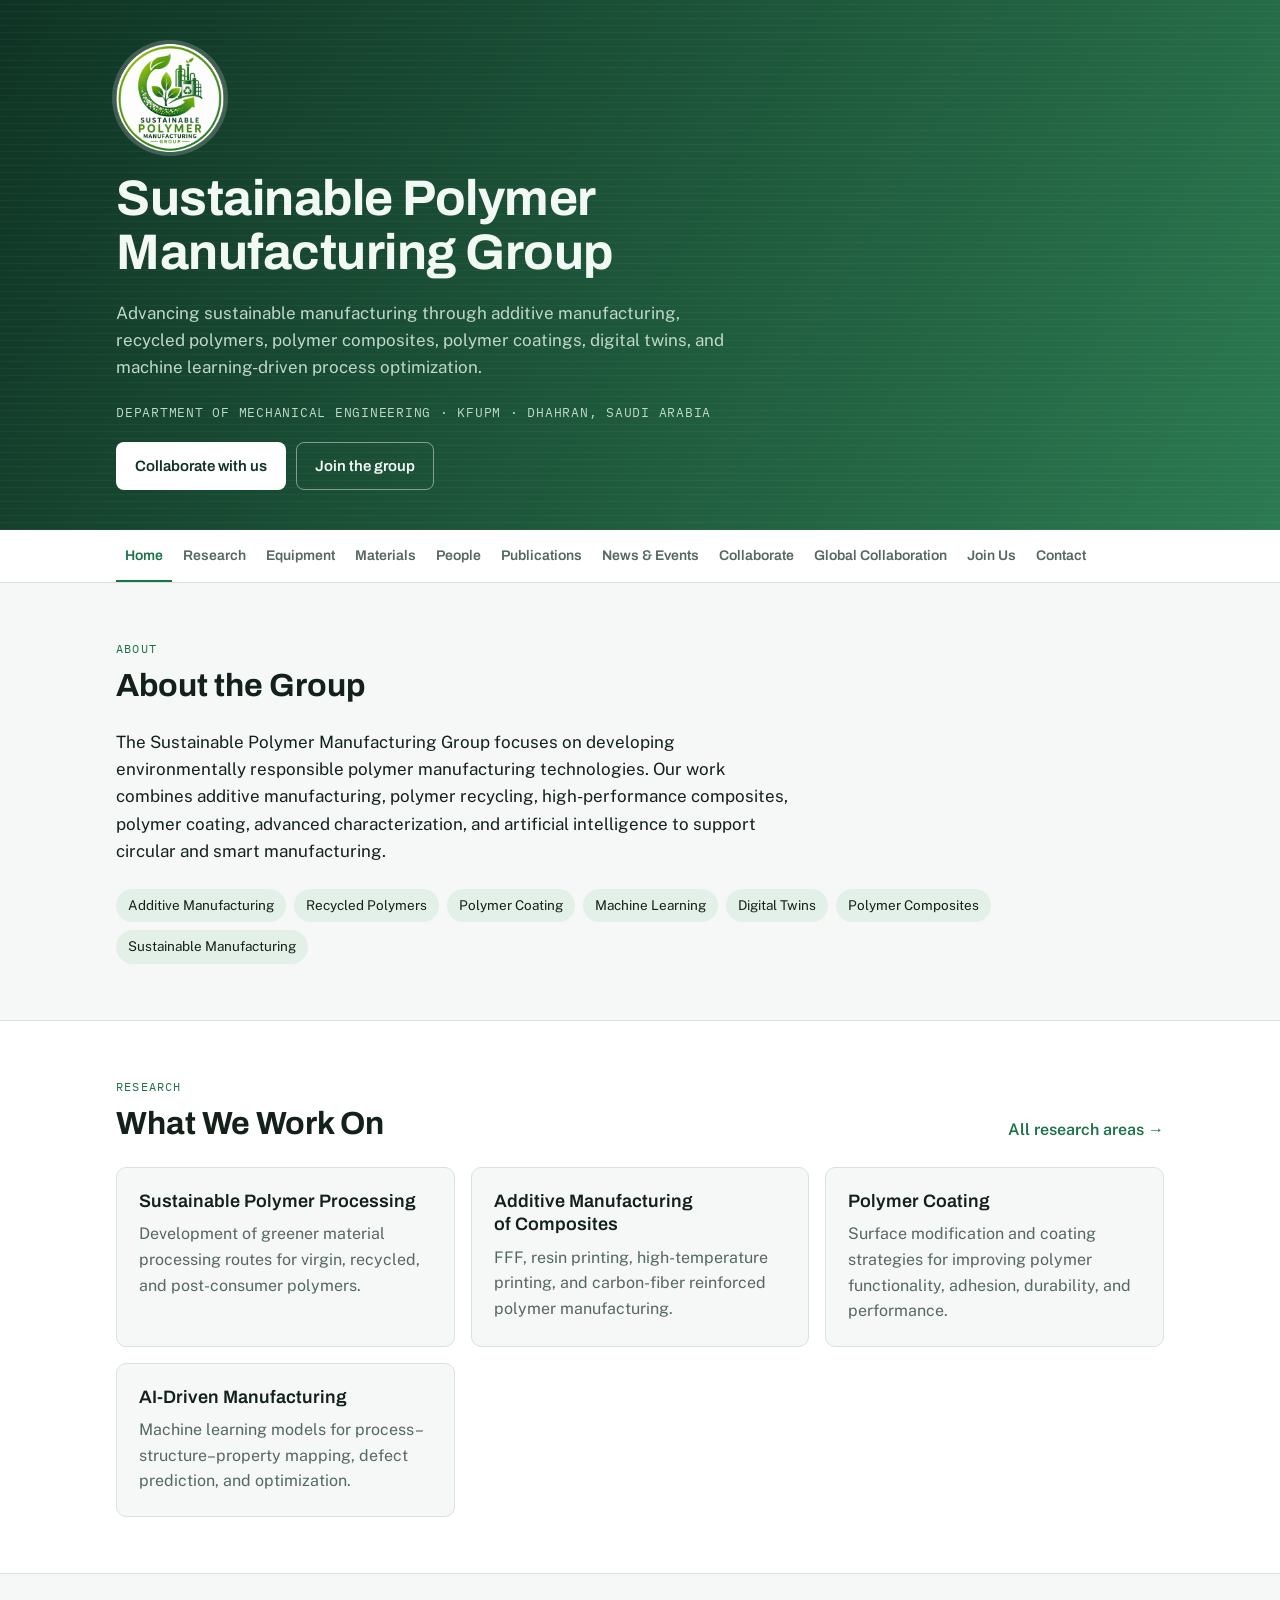
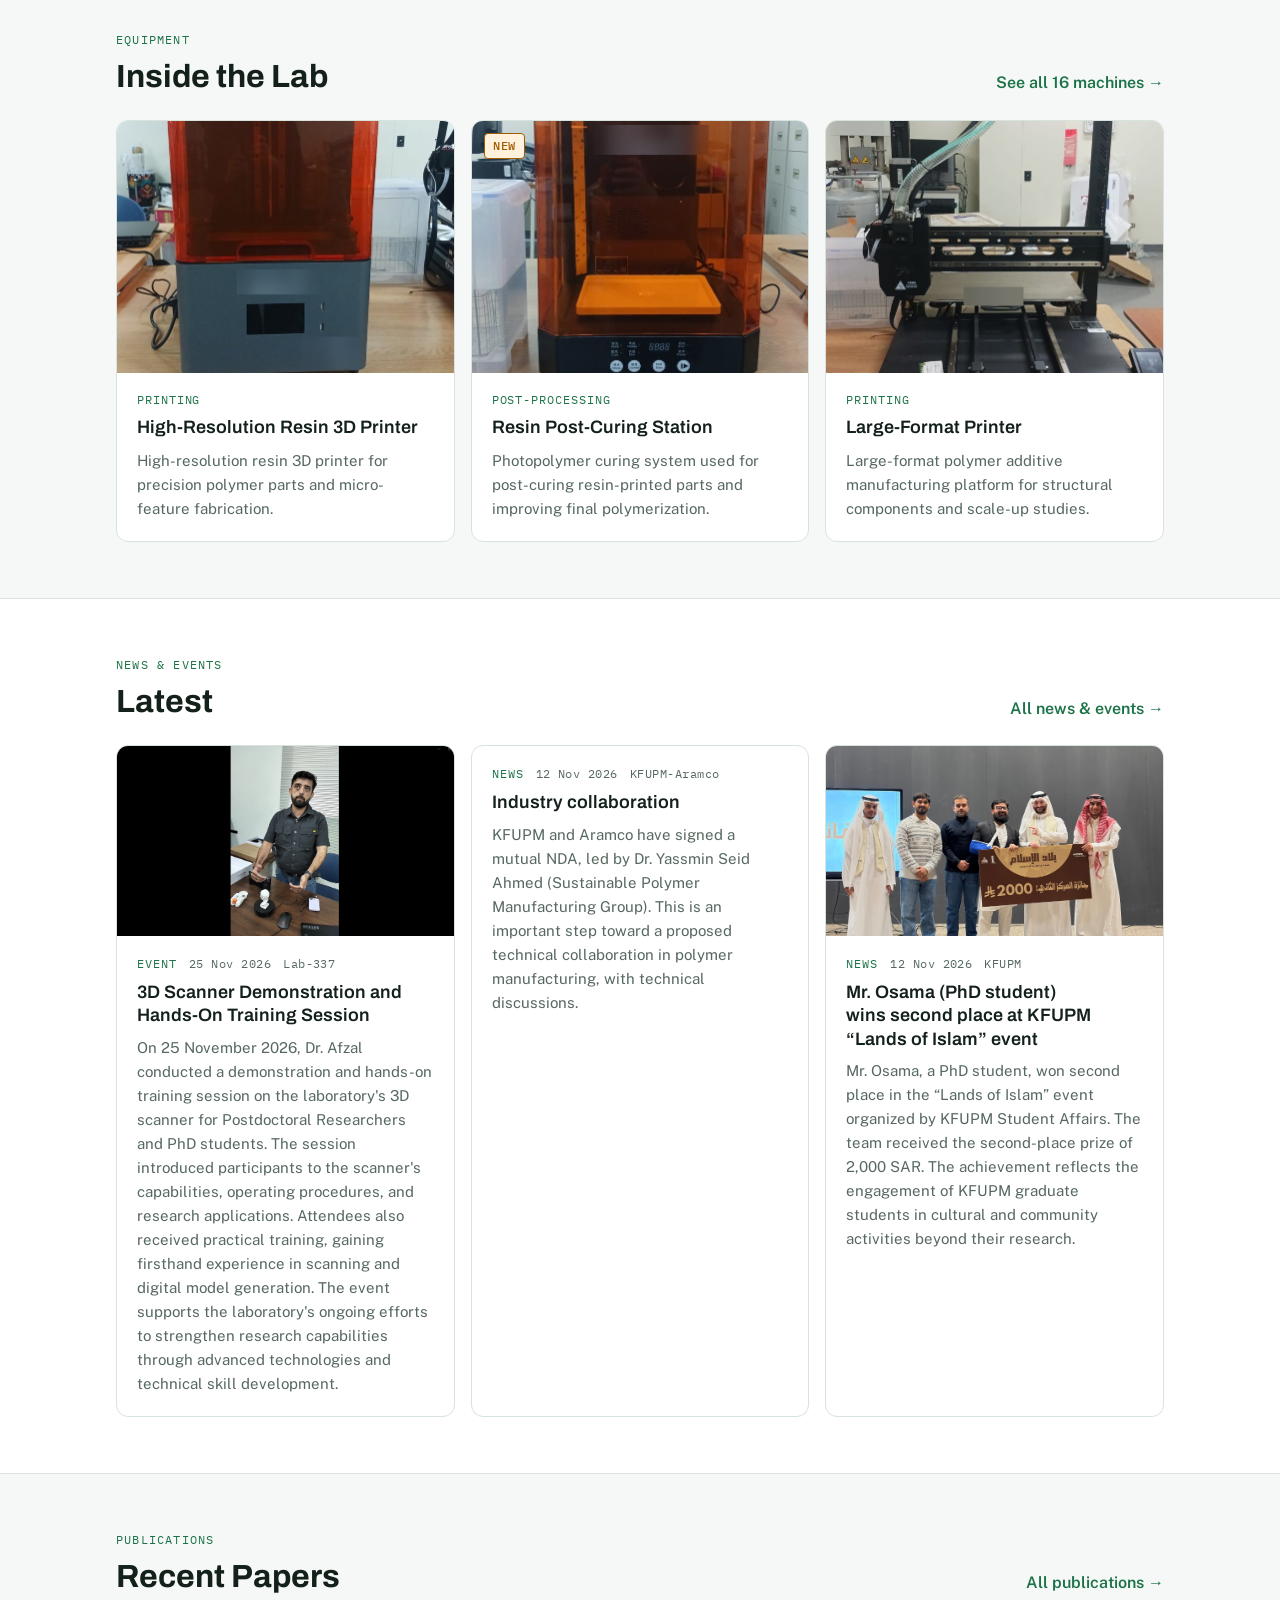
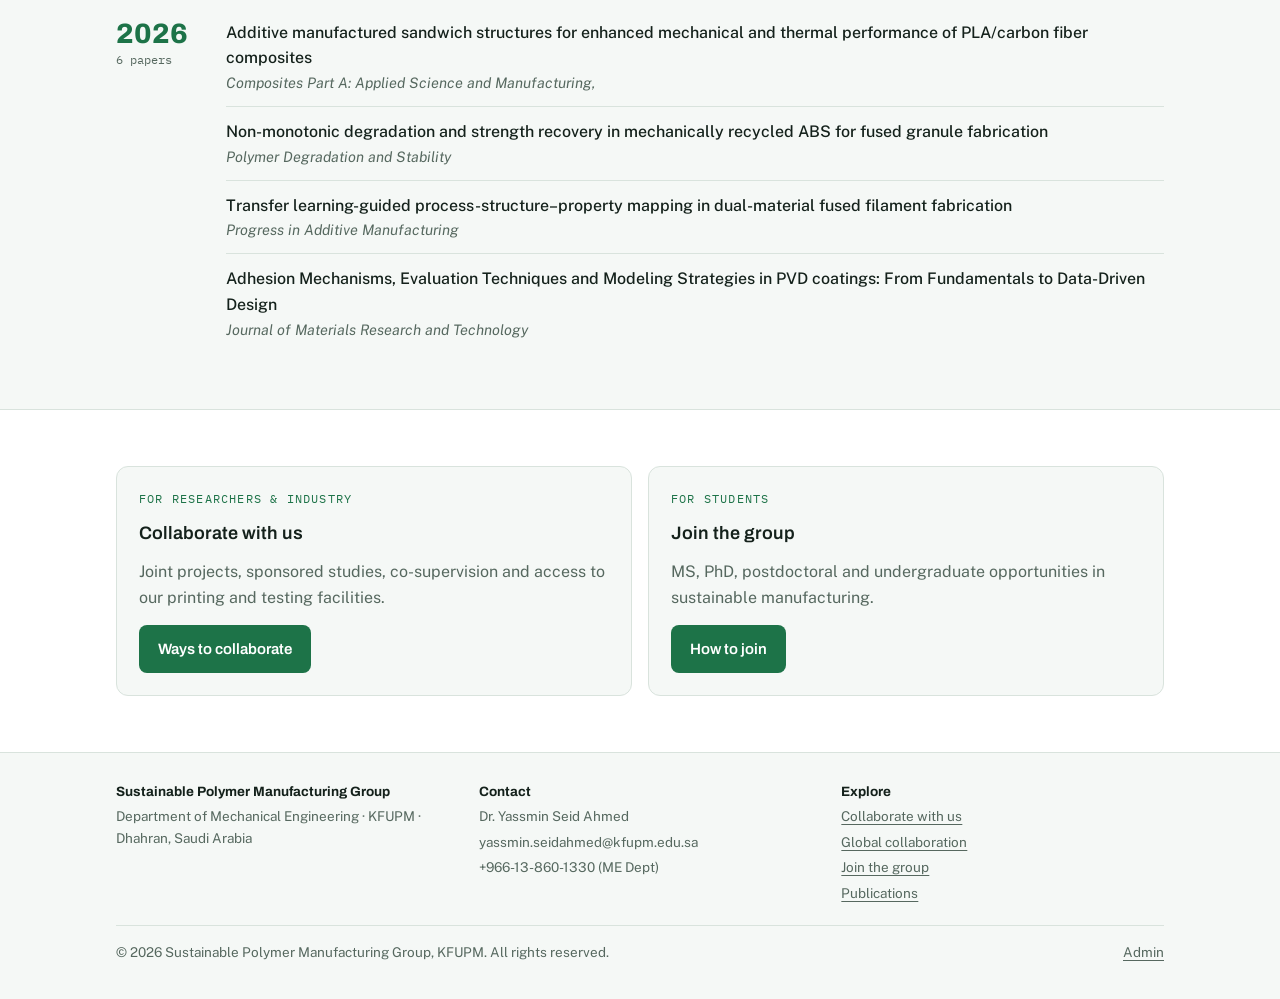
<file: index.html>
<!doctype html>
<html lang="en">
<head>
<meta charset="utf-8">
<meta name="viewport" content="width=device-width, initial-scale=1, viewport-fit=cover">
<title>Sustainable Polymer Manufacturing Group | KFUPM</title>
<meta name="description" content="Additive manufacturing, recycled polymers, composites, coatings and AI-driven manufacturing at KFUPM.">
<meta property="og:title" content="Sustainable Polymer Manufacturing Group | KFUPM">
<meta property="og:description" content="Additive manufacturing, recycled polymers, composites, coatings and AI-driven manufacturing at KFUPM.">
<meta property="og:image" content="media/logo.png">
<link rel="icon" type="image/png" href="media/logo.png">
<link rel="preconnect" href="https://fonts.googleapis.com">
<link rel="preconnect" href="https://fonts.gstatic.com" crossorigin>
<link rel="stylesheet" href="https://fonts.googleapis.com/css2?family=Archivo:wght@500;600;700;800&family=Public+Sans:wght@400;500;600&family=IBM+Plex+Mono:wght@400;500&display=swap">
<link rel="stylesheet" href="site.css">
</head>
<body data-page="home">
<div id="error" class="error" hidden></div>
<div id="site-header"></div>
<main>
<section><div class="wrap">
<div class="head"><p class="eyebrow">About</p><h2>About the Group</h2></div>
<p class="lede" id="aboutText"></p>
<div class="chips" id="keywords"></div>
</div></section>
<section class="tint"><div class="wrap">
<div class="rowhead"><div class="head"><p class="eyebrow">Research</p><h2>What We Work On</h2></div><a class="seeall" href="research.html">All research areas →</a></div>
<div class="grid" id="researchList"></div>
</div></section>
<section><div class="wrap">
<div class="rowhead"><div class="head"><p class="eyebrow">Equipment</p><h2>Inside the Lab</h2></div><a class="seeall" href="equipment.html" id="equipCount">See all machines →</a></div>
<div class="grid" id="homeEquipment"></div>
</div></section>
<section class="tint"><div class="wrap">
<div class="rowhead"><div class="head"><p class="eyebrow">News &amp; Events</p><h2>Latest</h2></div><a class="seeall" href="news.html">All news &amp; events →</a></div>
<div class="news" id="newsList"></div>
</div></section>
<section><div class="wrap">
<div class="rowhead"><div class="head"><p class="eyebrow">Publications</p><h2>Recent Papers</h2></div><a class="seeall" href="publications.html">All publications →</a></div>
<div class="years" id="pubList"></div>
</div></section>
<section class="tint"><div class="wrap">
<div class="ctaband">
<div class="panel"><p class="eyebrow">For researchers &amp; industry</p><h3>Collaborate with us</h3><p class="muted" style="margin:0">Joint projects, sponsored studies, co-supervision and access to our printing and testing facilities.</p><a class="btn solid" href="collaborate.html">Ways to collaborate</a></div>
<div class="panel"><p class="eyebrow">For students</p><h3>Join the group</h3><p class="muted" style="margin:0">MS, PhD, postdoctoral and undergraduate opportunities in sustainable manufacturing.</p><a class="btn solid" href="join.html">How to join</a></div>
</div>
</div></section>
</main>
<div id="site-footer"></div>
<script src="site.js"></script>
</body>
</html>
</file>
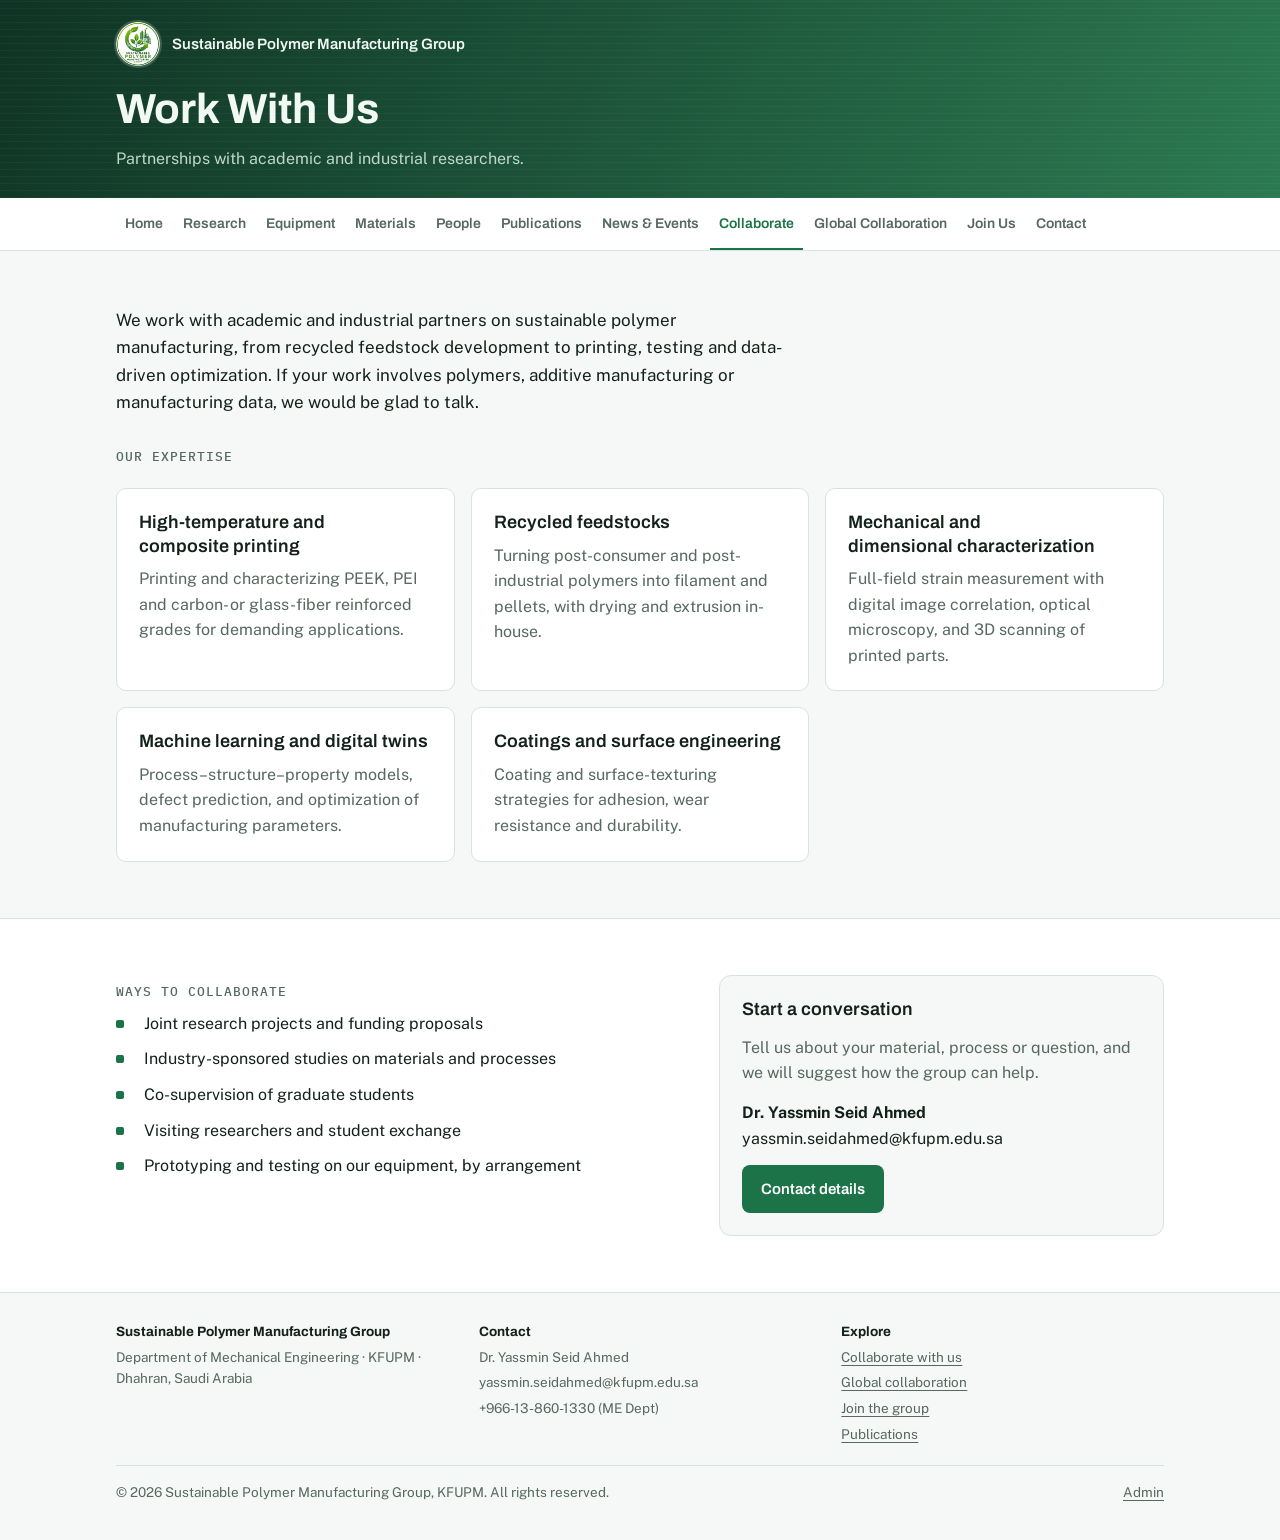
<file: collaborate.html>
<!doctype html>
<html lang="en">
<head>
<meta charset="utf-8">
<meta name="viewport" content="width=device-width, initial-scale=1, viewport-fit=cover">
<title>Collaborate | Sustainable Polymer Manufacturing Group</title>
<meta name="description" content="Collaborate with the Sustainable Polymer Manufacturing Group at KFUPM.">
<meta property="og:title" content="Collaborate | Sustainable Polymer Manufacturing Group">
<meta property="og:description" content="Collaborate with the Sustainable Polymer Manufacturing Group at KFUPM.">
<meta property="og:image" content="media/logo.png">
<link rel="icon" type="image/png" href="media/logo.png">
<link rel="preconnect" href="https://fonts.googleapis.com">
<link rel="preconnect" href="https://fonts.gstatic.com" crossorigin>
<link rel="stylesheet" href="https://fonts.googleapis.com/css2?family=Archivo:wght@500;600;700;800&family=Public+Sans:wght@400;500;600&family=IBM+Plex+Mono:wght@400;500&display=swap">
<link rel="stylesheet" href="site.css">
</head>
<body data-page="collaborate">
<div id="error" class="error" hidden></div>
<div id="site-header"></div>
<main>
<section><div class="wrap">
<p class="lede" id="collabIntro"></p>
<h3 class="sub">Our expertise</h3>
<div class="grid" id="expertise"></div>
</div></section>
<section class="tint"><div class="wrap">
<div class="two">
<div class="group"><h3 class="sub">Ways to collaborate</h3><ul class="ticks" id="ways"></ul></div>
<div class="panel">
<h3>Start a conversation</h3>
<p class="muted" style="margin:0">Tell us about your material, process or question, and we will suggest how the group can help.</p>
<p style="margin:0"><strong id="collabName"></strong><br><span id="collabEmail"></span></p>
<a class="btn solid" href="contact.html">Contact details</a>
</div>
</div>
<div class="group" id="partnersWrap" hidden><h3 class="sub">Partners</h3><div class="chips" id="partners"></div></div>
</div></section>
</main>
<div id="site-footer"></div>
<script src="site.js"></script>
</body>
</html>
</file>
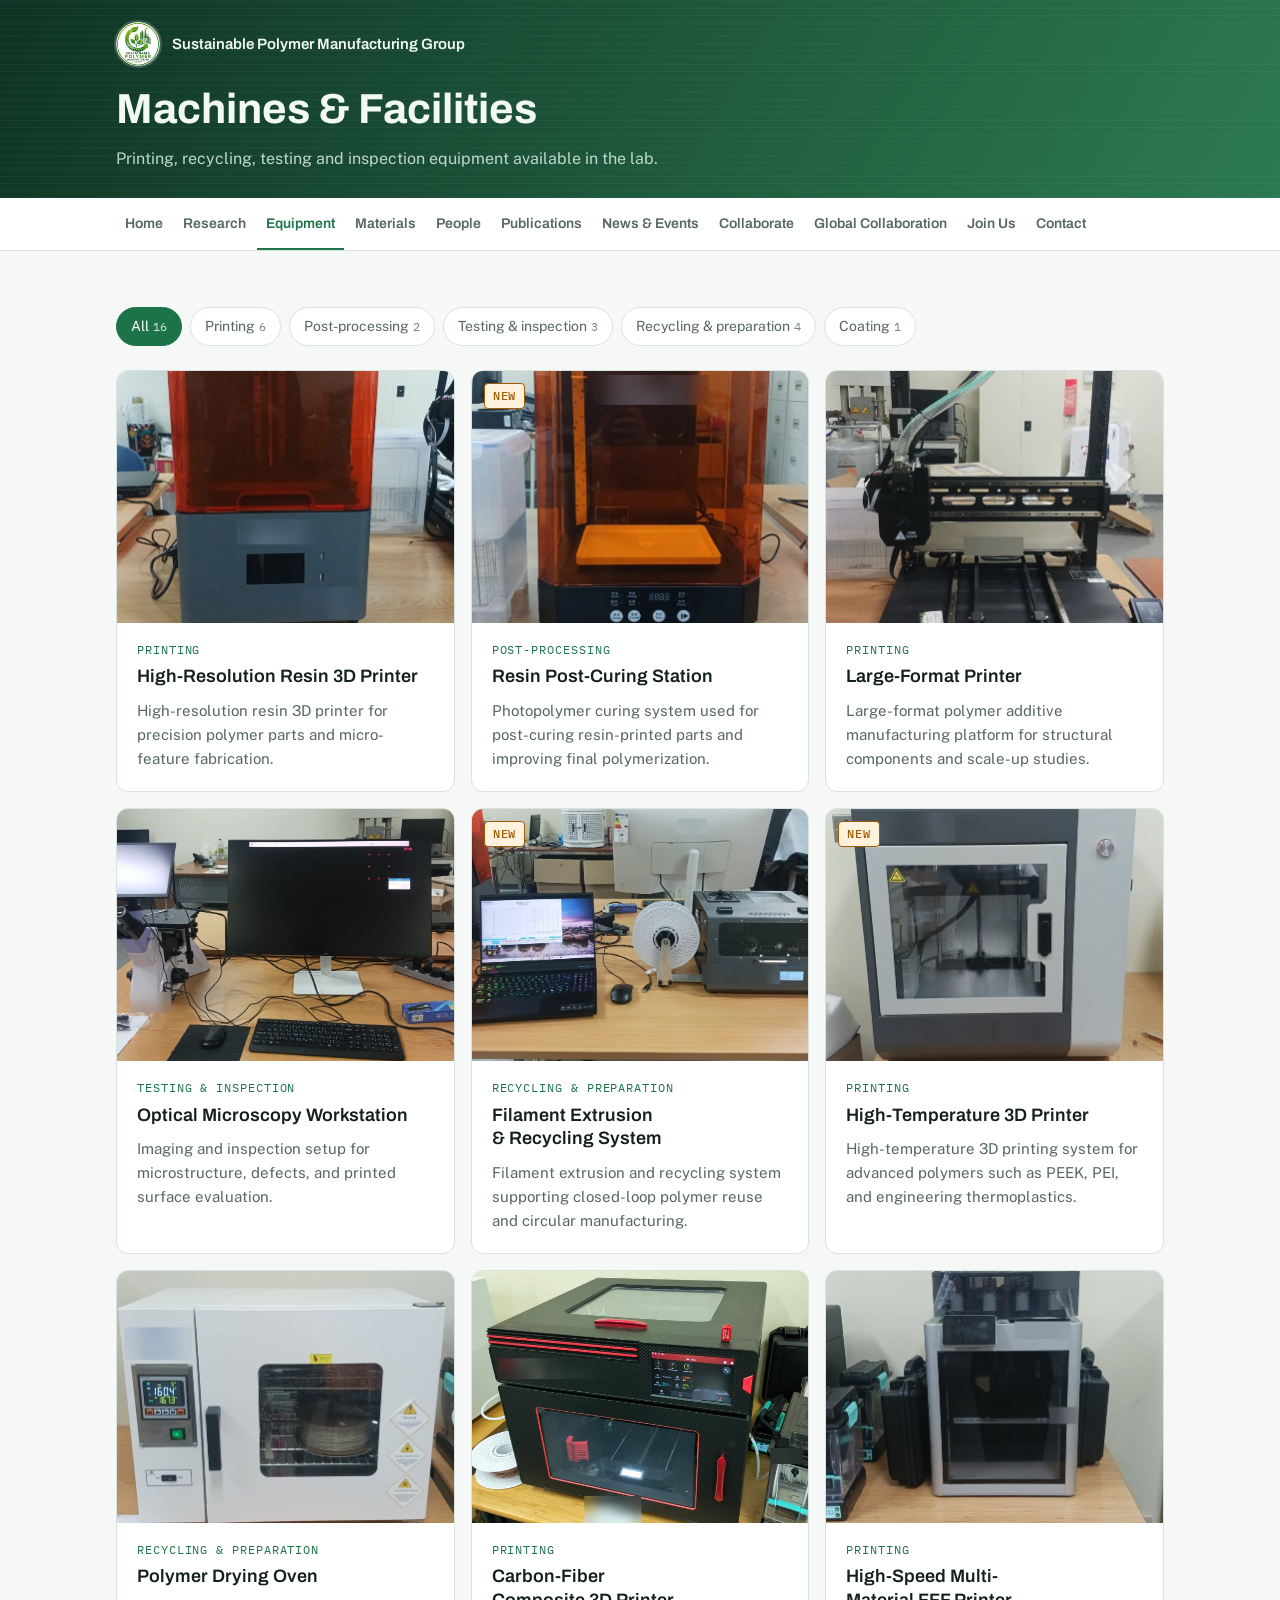
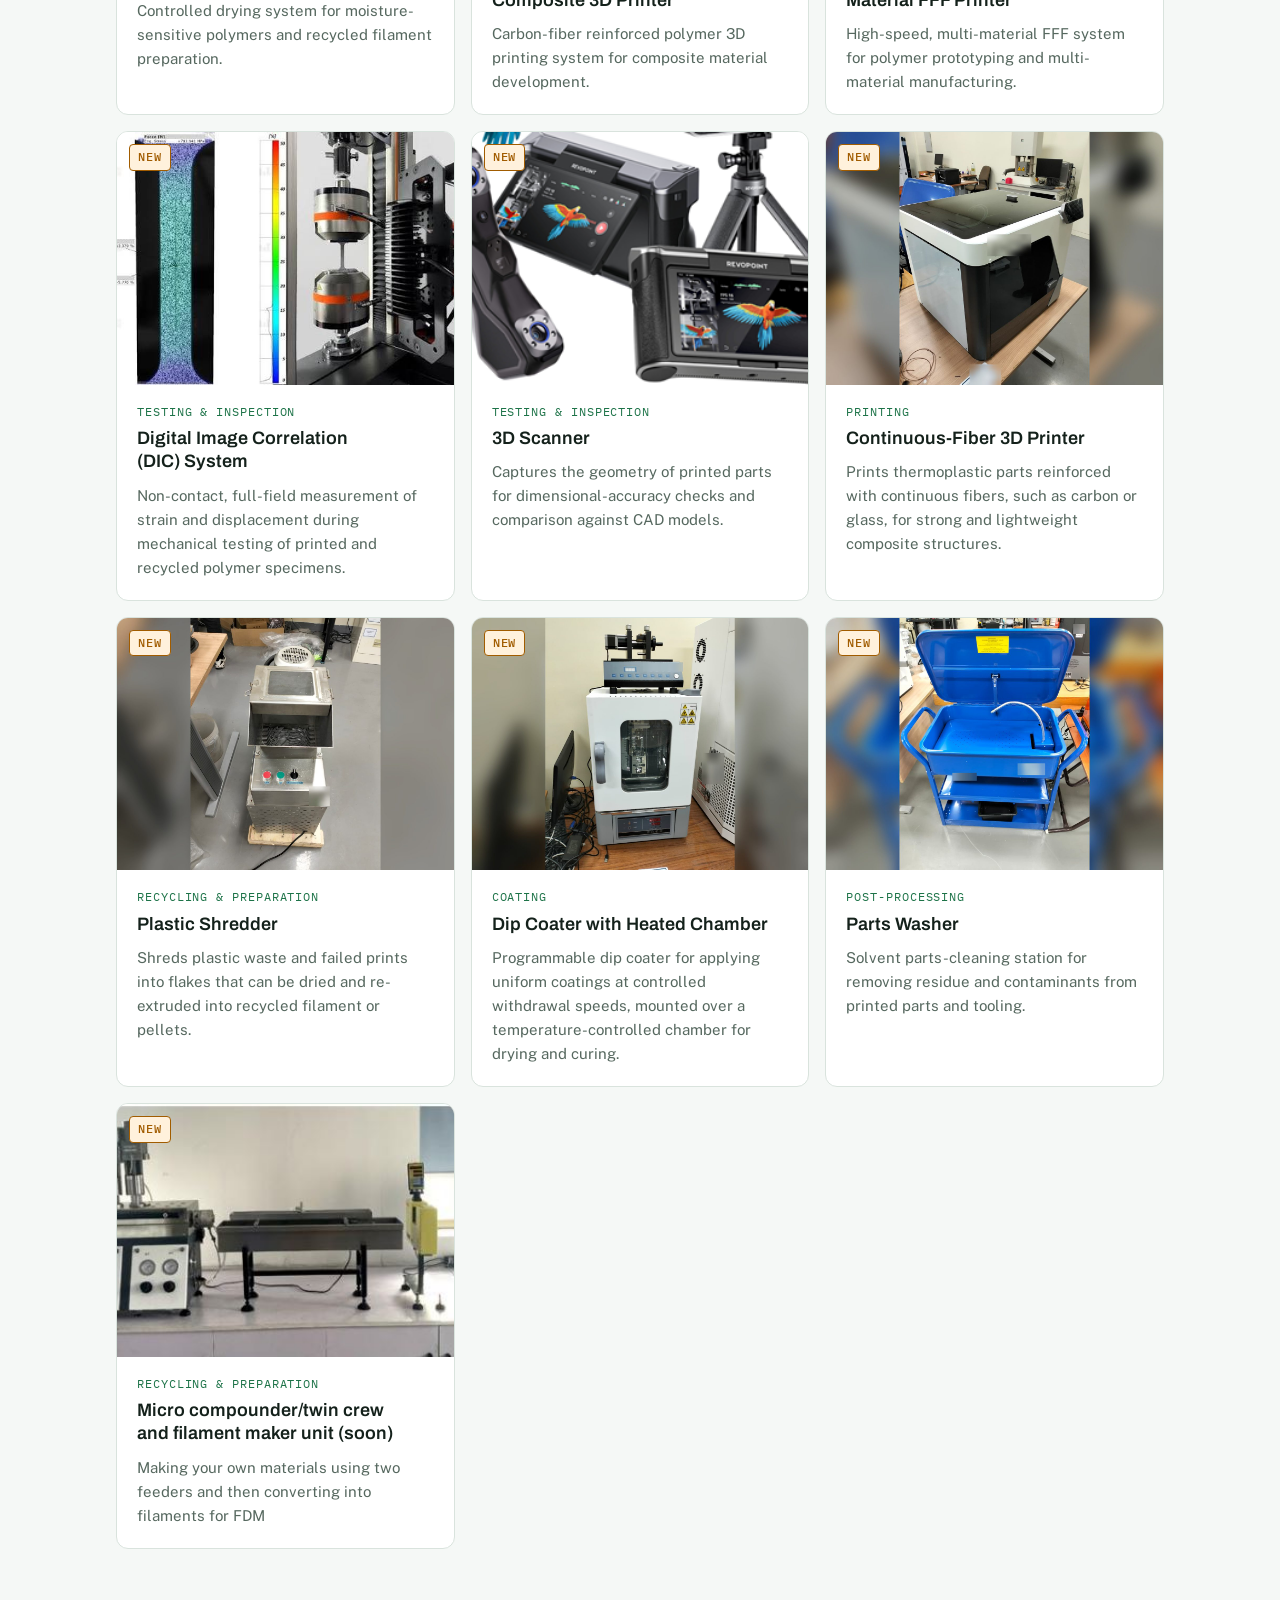
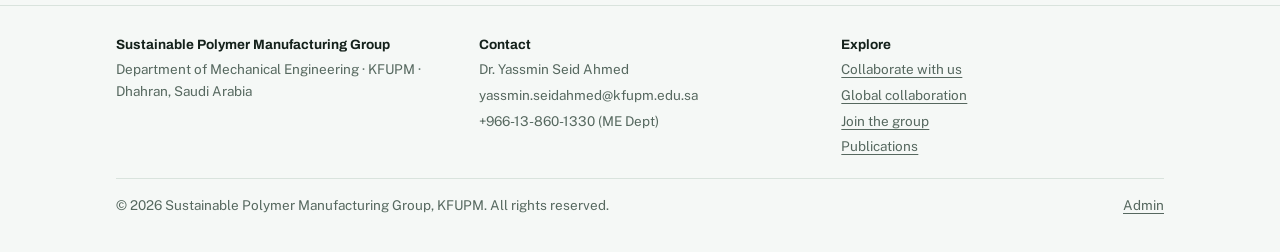
<file: equipment.html>
<!doctype html>
<html lang="en">
<head>
<meta charset="utf-8">
<meta name="viewport" content="width=device-width, initial-scale=1, viewport-fit=cover">
<title>Equipment | Sustainable Polymer Manufacturing Group</title>
<meta name="description" content="Additive manufacturing, recycling, testing and inspection equipment at the SPMG lab, KFUPM.">
<meta property="og:title" content="Equipment | Sustainable Polymer Manufacturing Group">
<meta property="og:description" content="Additive manufacturing, recycling, testing and inspection equipment at the SPMG lab, KFUPM.">
<meta property="og:image" content="media/logo.png">
<link rel="icon" type="image/png" href="media/logo.png">
<link rel="preconnect" href="https://fonts.googleapis.com">
<link rel="preconnect" href="https://fonts.gstatic.com" crossorigin>
<link rel="stylesheet" href="https://fonts.googleapis.com/css2?family=Archivo:wght@500;600;700;800&family=Public+Sans:wght@400;500;600&family=IBM+Plex+Mono:wght@400;500&display=swap">
<link rel="stylesheet" href="site.css">
</head>
<body data-page="equipment">
<div id="error" class="error" hidden></div>
<div id="site-header"></div>
<main>
<section><div class="wrap">
<div class="filters" id="filters" role="group" aria-label="Filter equipment"></div>
<div class="grid" id="equipmentList"></div>
</div></section>
</main>
<div id="site-footer"></div>
<script src="site.js"></script>
</body>
</html>
</file>
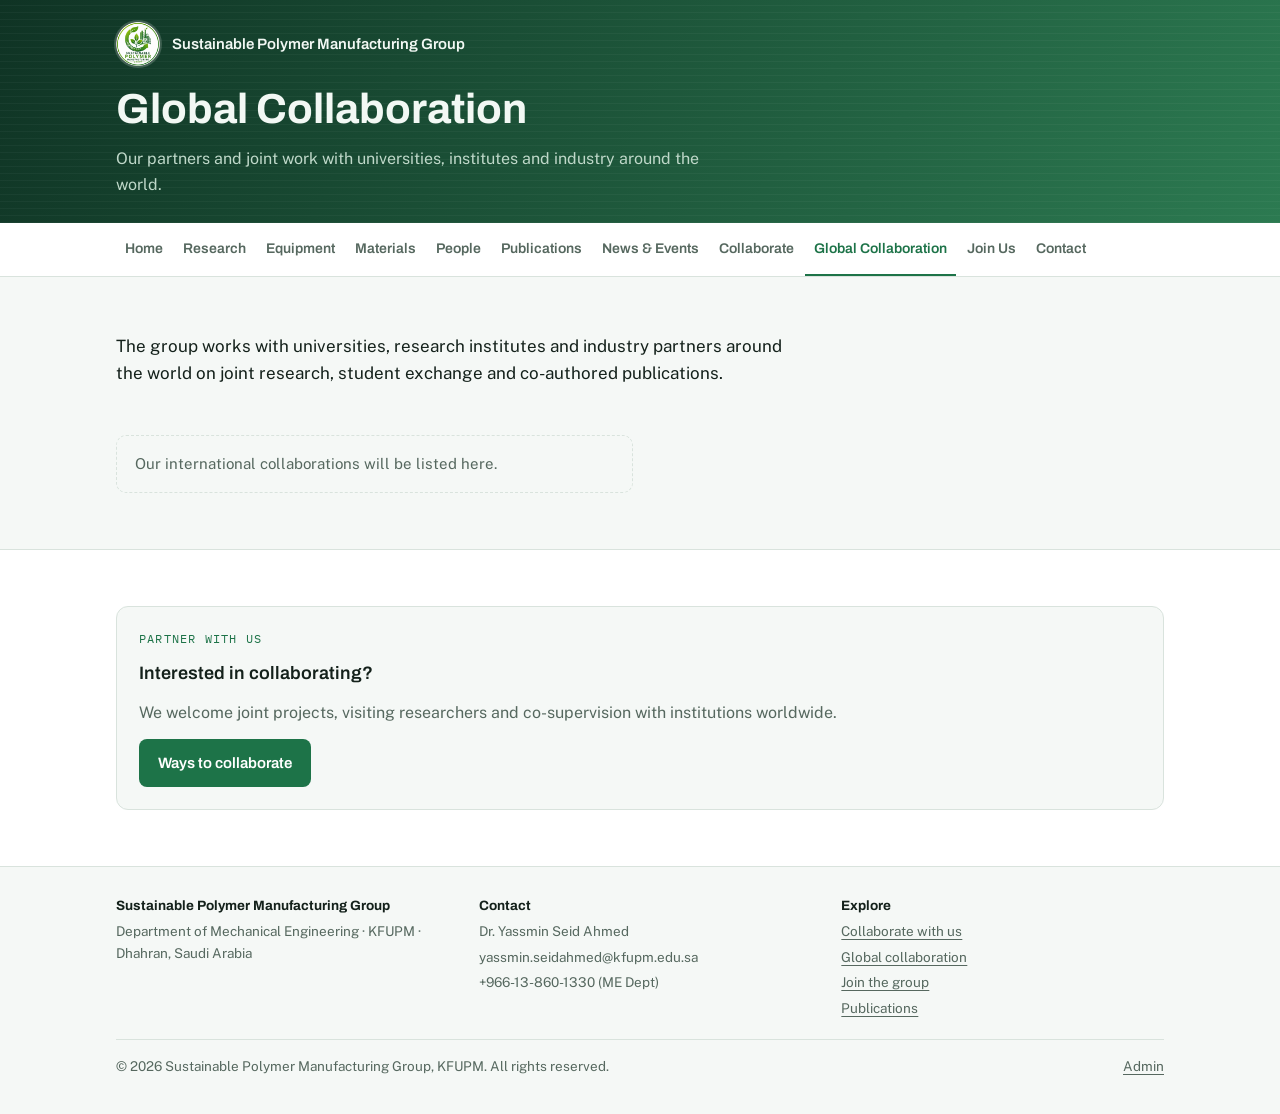
<file: global-collaboration.html>
<!doctype html>
<html lang="en">
<head>
<meta charset="utf-8">
<meta name="viewport" content="width=device-width, initial-scale=1, viewport-fit=cover">
<title>Global Collaboration | Sustainable Polymer Manufacturing Group</title>
<meta name="description" content="International partners and collaborations of the Sustainable Polymer Manufacturing Group at KFUPM.">
<meta property="og:title" content="Global Collaboration | Sustainable Polymer Manufacturing Group">
<meta property="og:description" content="International partners and collaborations of the Sustainable Polymer Manufacturing Group at KFUPM.">
<meta property="og:image" content="media/logo.png">
<link rel="icon" type="image/png" href="media/logo.png">
<link rel="preconnect" href="https://fonts.googleapis.com">
<link rel="preconnect" href="https://fonts.gstatic.com" crossorigin>
<link rel="stylesheet" href="https://fonts.googleapis.com/css2?family=Archivo:wght@500;600;700;800&family=Public+Sans:wght@400;500;600&family=IBM+Plex+Mono:wght@400;500&display=swap">
<link rel="stylesheet" href="site.css">
</head>
<body data-page="global">
<div id="error" class="error" hidden></div>
<div id="site-header"></div>
<main>
<section><div class="wrap">
<p class="lede">The group works with universities, research institutes and industry partners around the world on joint research, student exchange and co-authored publications.</p>
<p class="summary" id="collabSummary"></p>
<div class="filters" id="collabFilters" role="group" aria-label="Filter by country"></div>
<div class="partners" id="collabList"></div>
</div></section>
<section class="tint"><div class="wrap">
<div class="ctaband">
<div class="panel"><p class="eyebrow">Partner with us</p><h3>Interested in collaborating?</h3><p class="muted" style="margin:0">We welcome joint projects, visiting researchers and co-supervision with institutions worldwide.</p><a class="btn solid" href="collaborate.html">Ways to collaborate</a></div>
</div>
</div></section>
</main>
<div id="site-footer"></div>
<script src="site.js"></script>
</body>
</html>
</file>
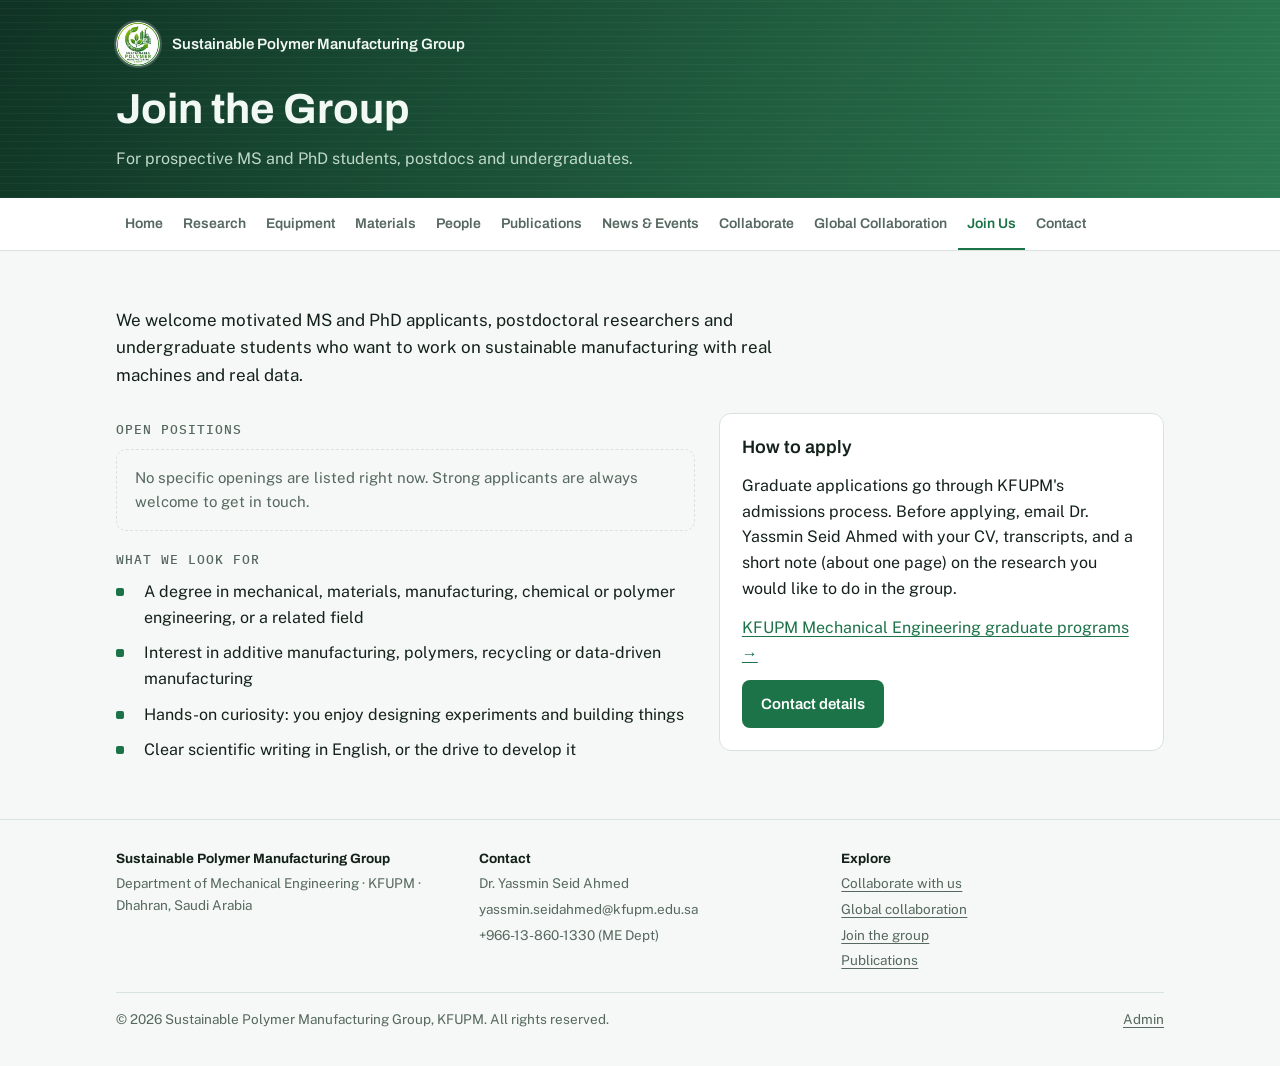
<file: join.html>
<!doctype html>
<html lang="en">
<head>
<meta charset="utf-8">
<meta name="viewport" content="width=device-width, initial-scale=1, viewport-fit=cover">
<title>Join Us | Sustainable Polymer Manufacturing Group</title>
<meta name="description" content="MS, PhD, postdoctoral and undergraduate opportunities in the Sustainable Polymer Manufacturing Group at KFUPM.">
<meta property="og:title" content="Join Us | Sustainable Polymer Manufacturing Group">
<meta property="og:description" content="MS, PhD, postdoctoral and undergraduate opportunities in the Sustainable Polymer Manufacturing Group at KFUPM.">
<meta property="og:image" content="media/logo.png">
<link rel="icon" type="image/png" href="media/logo.png">
<link rel="preconnect" href="https://fonts.googleapis.com">
<link rel="preconnect" href="https://fonts.gstatic.com" crossorigin>
<link rel="stylesheet" href="https://fonts.googleapis.com/css2?family=Archivo:wght@500;600;700;800&family=Public+Sans:wght@400;500;600&family=IBM+Plex+Mono:wght@400;500&display=swap">
<link rel="stylesheet" href="site.css">
</head>
<body data-page="join">
<div id="error" class="error" hidden></div>
<div id="site-header"></div>
<main>
<section><div class="wrap">
<p class="lede" id="joinIntro"></p>
<div class="two">
<div class="group">
<h3 class="sub">Open positions</h3>
<div class="positions" id="positions"></div>
<h3 class="sub">What we look for</h3>
<ul class="ticks" id="lookingFor"></ul>
</div>
<div class="panel">
<h3>How to apply</h3>
<p style="margin:0" id="howToApply"></p>
<p style="margin:0" id="programsLink"></p>
<a class="btn solid" href="contact.html">Contact details</a>
</div>
</div>
</div></section>
</main>
<div id="site-footer"></div>
<script src="site.js"></script>
</body>
</html>
</file>
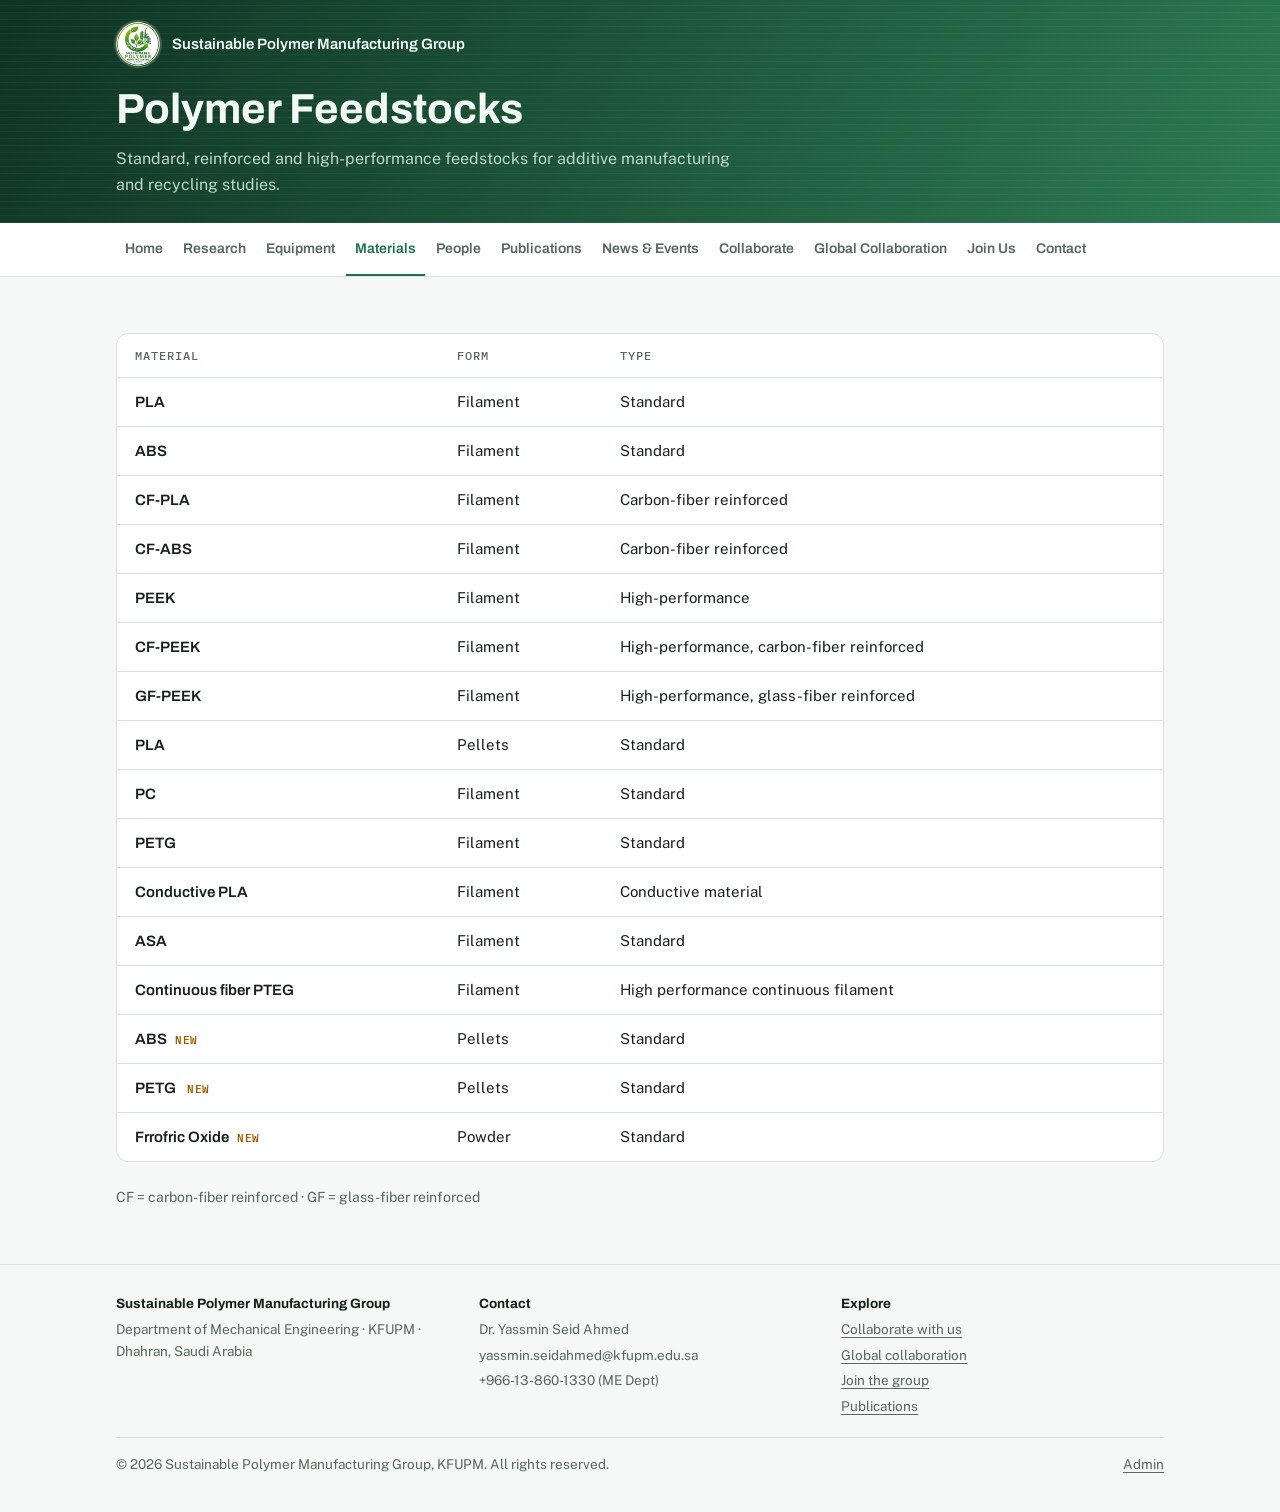
<file: materials.html>
<!doctype html>
<html lang="en">
<head>
<meta charset="utf-8">
<meta name="viewport" content="width=device-width, initial-scale=1, viewport-fit=cover">
<title>Materials | Sustainable Polymer Manufacturing Group</title>
<meta name="description" content="Polymer feedstocks used by the SPMG lab at KFUPM.">
<meta property="og:title" content="Materials | Sustainable Polymer Manufacturing Group">
<meta property="og:description" content="Polymer feedstocks used by the SPMG lab at KFUPM.">
<meta property="og:image" content="media/logo.png">
<link rel="icon" type="image/png" href="media/logo.png">
<link rel="preconnect" href="https://fonts.googleapis.com">
<link rel="preconnect" href="https://fonts.gstatic.com" crossorigin>
<link rel="stylesheet" href="https://fonts.googleapis.com/css2?family=Archivo:wght@500;600;700;800&family=Public+Sans:wght@400;500;600&family=IBM+Plex+Mono:wght@400;500&display=swap">
<link rel="stylesheet" href="site.css">
</head>
<body data-page="materials">
<div id="error" class="error" hidden></div>
<div id="site-header"></div>
<main>
<section><div class="wrap">
<div class="table-wrap"><table>
<thead><tr><th scope="col">Material</th><th scope="col">Form</th><th scope="col">Type</th></tr></thead>
<tbody id="materialsList"></tbody>
</table></div>
<p class="note">CF = carbon-fiber reinforced · GF = glass-fiber reinforced</p>
</div></section>
</main>
<div id="site-footer"></div>
<script src="site.js"></script>
</body>
</html>
</file>
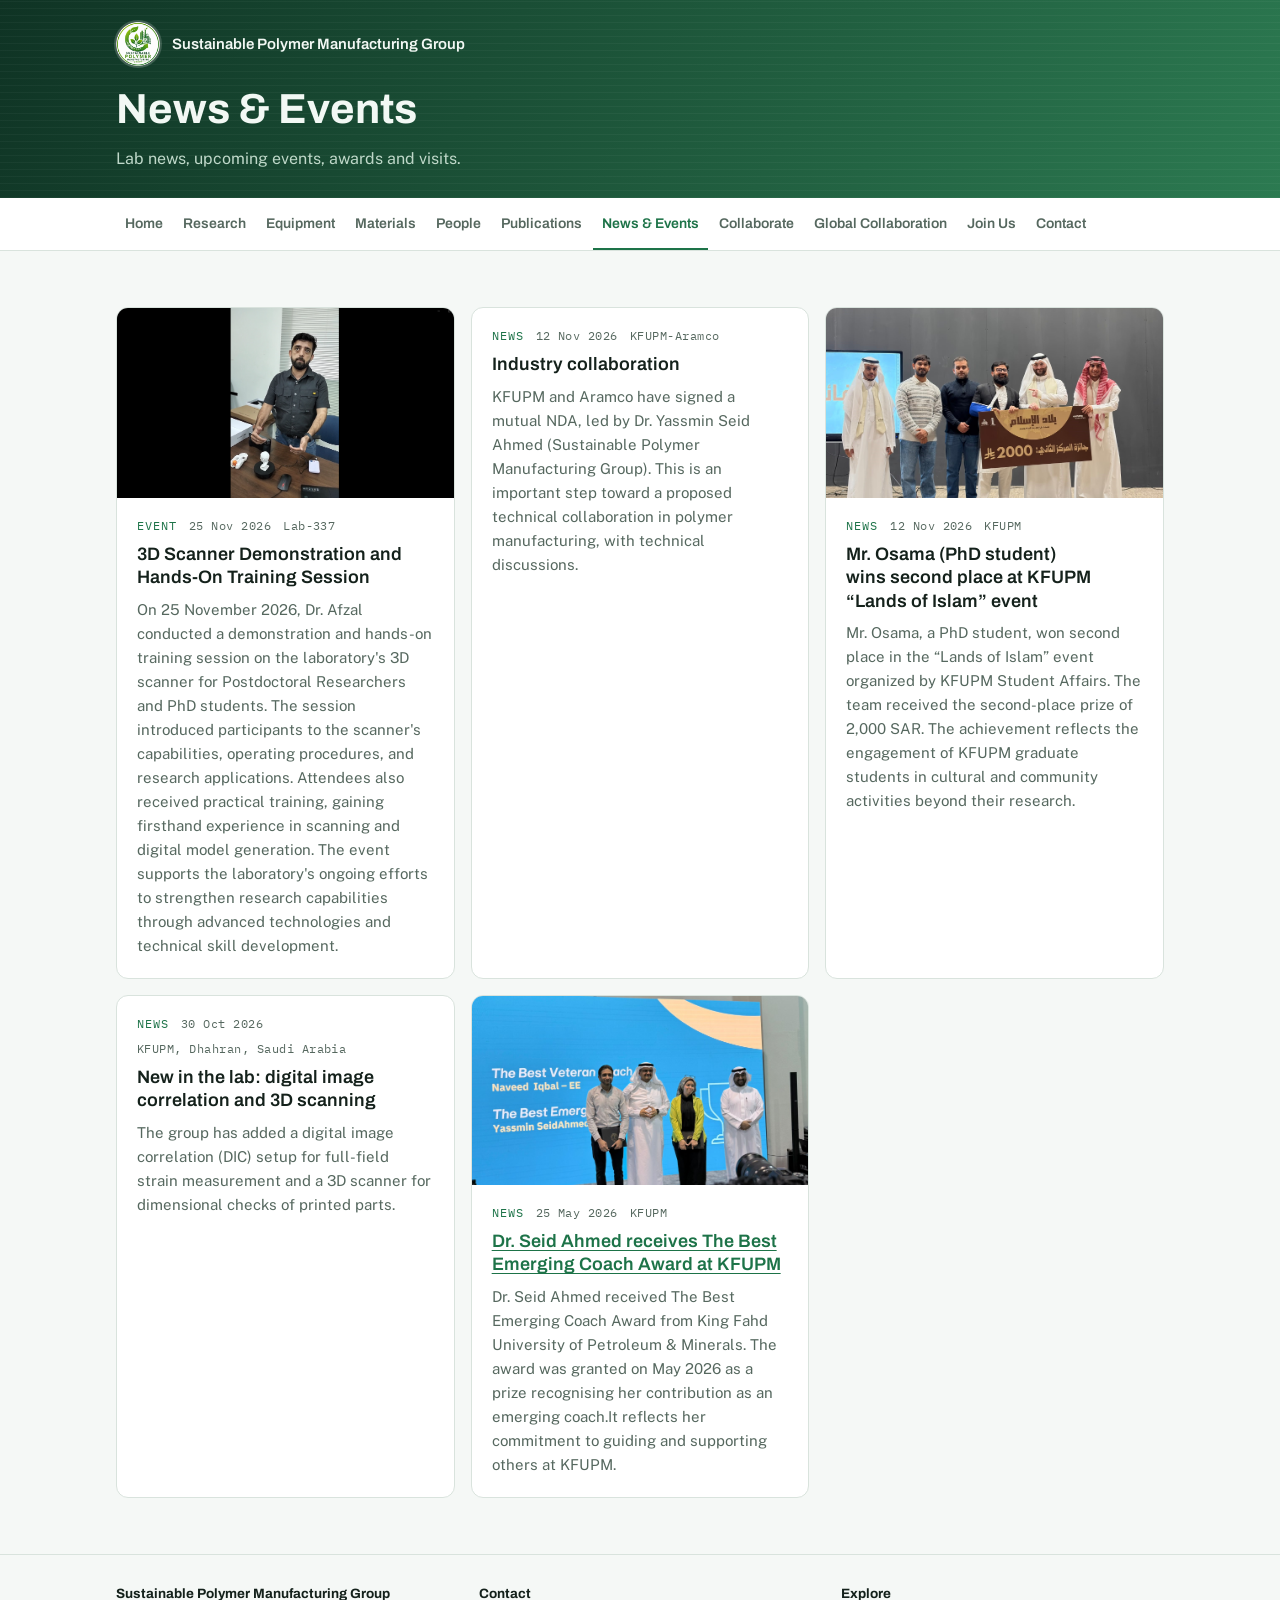
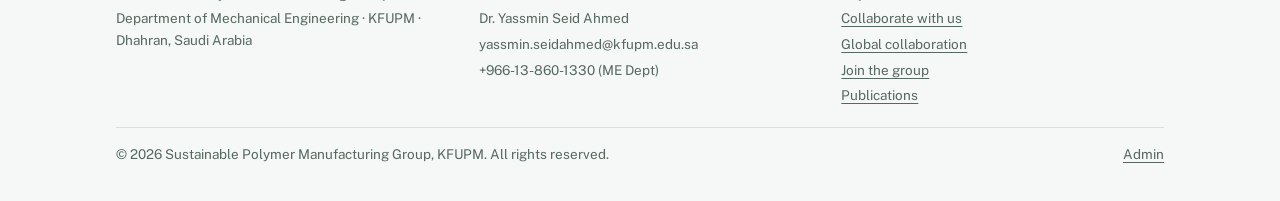
<file: news.html>
<!doctype html>
<html lang="en">
<head>
<meta charset="utf-8">
<meta name="viewport" content="width=device-width, initial-scale=1, viewport-fit=cover">
<title>News &amp; Events | Sustainable Polymer Manufacturing Group</title>
<meta name="description" content="News and events from the Sustainable Polymer Manufacturing Group at KFUPM.">
<meta property="og:title" content="News &amp; Events | Sustainable Polymer Manufacturing Group">
<meta property="og:description" content="News and events from the Sustainable Polymer Manufacturing Group at KFUPM.">
<meta property="og:image" content="media/logo.png">
<link rel="icon" type="image/png" href="media/logo.png">
<link rel="preconnect" href="https://fonts.googleapis.com">
<link rel="preconnect" href="https://fonts.gstatic.com" crossorigin>
<link rel="stylesheet" href="https://fonts.googleapis.com/css2?family=Archivo:wght@500;600;700;800&family=Public+Sans:wght@400;500;600&family=IBM+Plex+Mono:wght@400;500&display=swap">
<link rel="stylesheet" href="site.css">
</head>
<body data-page="news">
<div id="error" class="error" hidden></div>
<div id="site-header"></div>
<main>
<section><div class="wrap">
<div class="news" id="newsList"></div>
</div></section>
</main>
<div id="site-footer"></div>
<script src="site.js"></script>
</body>
</html>
</file>
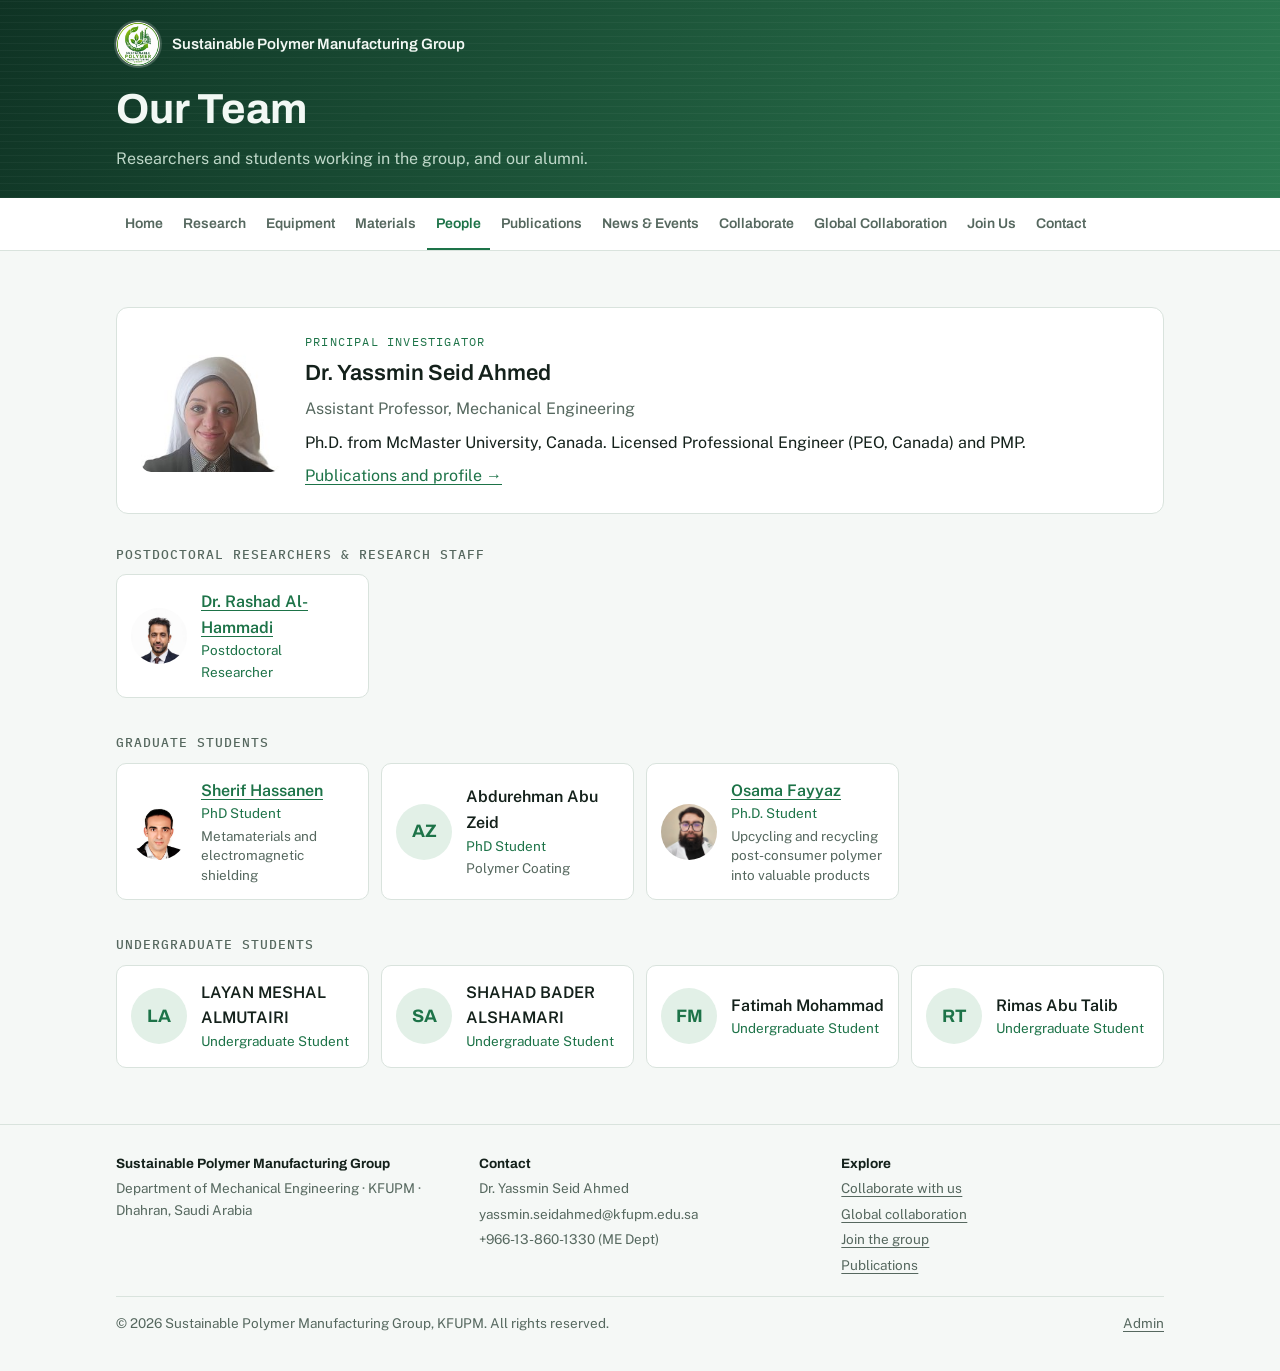
<file: people.html>
<!doctype html>
<html lang="en">
<head>
<meta charset="utf-8">
<meta name="viewport" content="width=device-width, initial-scale=1, viewport-fit=cover">
<title>People | Sustainable Polymer Manufacturing Group</title>
<meta name="description" content="Team members and alumni of the Sustainable Polymer Manufacturing Group at KFUPM.">
<meta property="og:title" content="People | Sustainable Polymer Manufacturing Group">
<meta property="og:description" content="Team members and alumni of the Sustainable Polymer Manufacturing Group at KFUPM.">
<meta property="og:image" content="media/logo.png">
<link rel="icon" type="image/png" href="media/logo.png">
<link rel="preconnect" href="https://fonts.googleapis.com">
<link rel="preconnect" href="https://fonts.gstatic.com" crossorigin>
<link rel="stylesheet" href="https://fonts.googleapis.com/css2?family=Archivo:wght@500;600;700;800&family=Public+Sans:wght@400;500;600&family=IBM+Plex+Mono:wght@400;500&display=swap">
<link rel="stylesheet" href="site.css">
</head>
<body data-page="people">
<div id="error" class="error" hidden></div>
<div id="site-header"></div>
<main>
<section><div class="wrap">
<div id="piCards" style="display:grid;gap:16px"></div>
<div id="groups" style="display:grid;gap:28px"></div>
<div id="alumniWrap" class="group" hidden>
<h3 class="sub">Alumni</h3>
<div class="table-wrap"><table class="alumni">
<thead><tr><th scope="col">Name</th><th scope="col">Role in the group</th><th scope="col">Years</th><th scope="col">Now at</th></tr></thead>
<tbody id="alumniList"></tbody>
</table></div>
</div>
</div></section>
</main>
<div id="site-footer"></div>
<script src="site.js"></script>
</body>
</html>
</file>
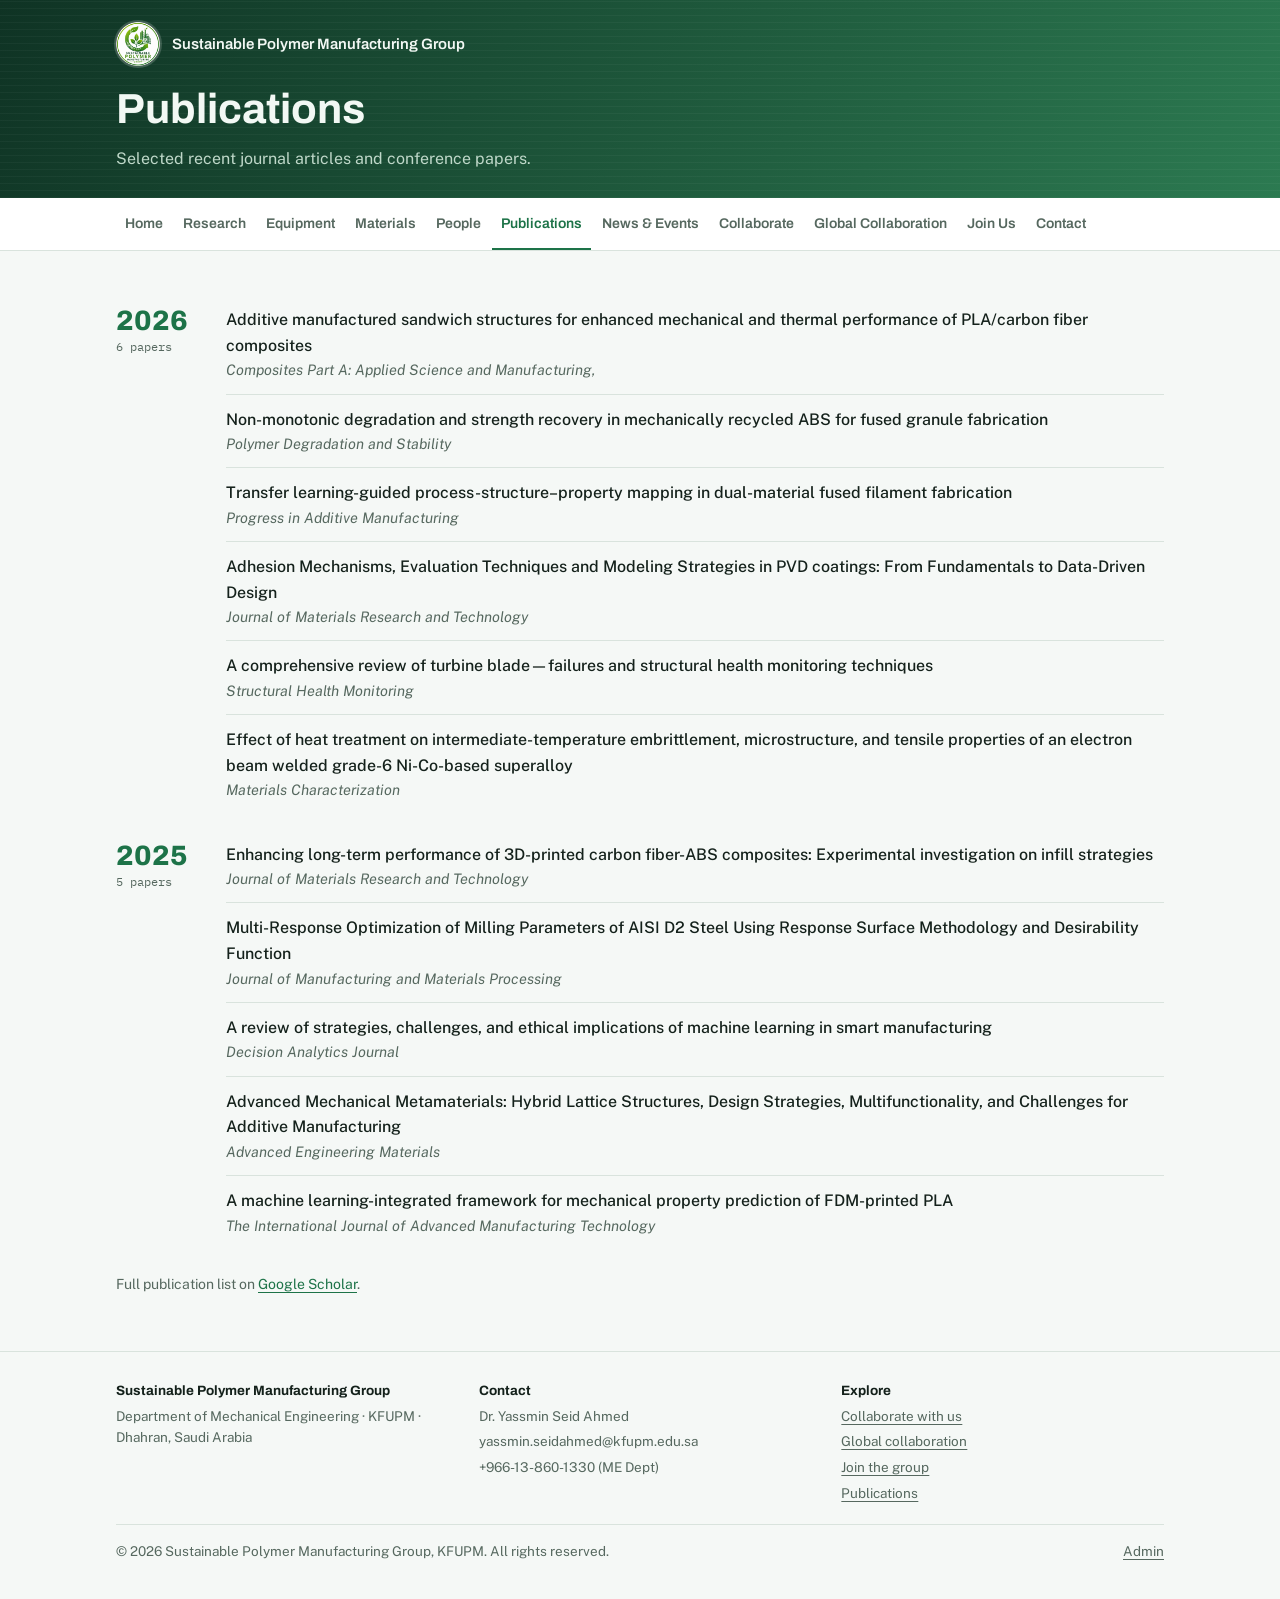
<file: publications.html>
<!doctype html>
<html lang="en">
<head>
<meta charset="utf-8">
<meta name="viewport" content="width=device-width, initial-scale=1, viewport-fit=cover">
<title>Publications | Sustainable Polymer Manufacturing Group</title>
<meta name="description" content="Recent publications of the Sustainable Polymer Manufacturing Group at KFUPM.">
<meta property="og:title" content="Publications | Sustainable Polymer Manufacturing Group">
<meta property="og:description" content="Recent publications of the Sustainable Polymer Manufacturing Group at KFUPM.">
<meta property="og:image" content="media/logo.png">
<link rel="icon" type="image/png" href="media/logo.png">
<link rel="preconnect" href="https://fonts.googleapis.com">
<link rel="preconnect" href="https://fonts.gstatic.com" crossorigin>
<link rel="stylesheet" href="https://fonts.googleapis.com/css2?family=Archivo:wght@500;600;700;800&family=Public+Sans:wght@400;500;600&family=IBM+Plex+Mono:wght@400;500&display=swap">
<link rel="stylesheet" href="site.css">
</head>
<body data-page="publications">
<div id="error" class="error" hidden></div>
<div id="site-header"></div>
<main>
<section><div class="wrap">
<div class="years" id="pubList"></div>
<p class="note" id="scholarNote"></p>
</div></section>
</main>
<div id="site-footer"></div>
<script src="site.js"></script>
</body>
</html>
</file>
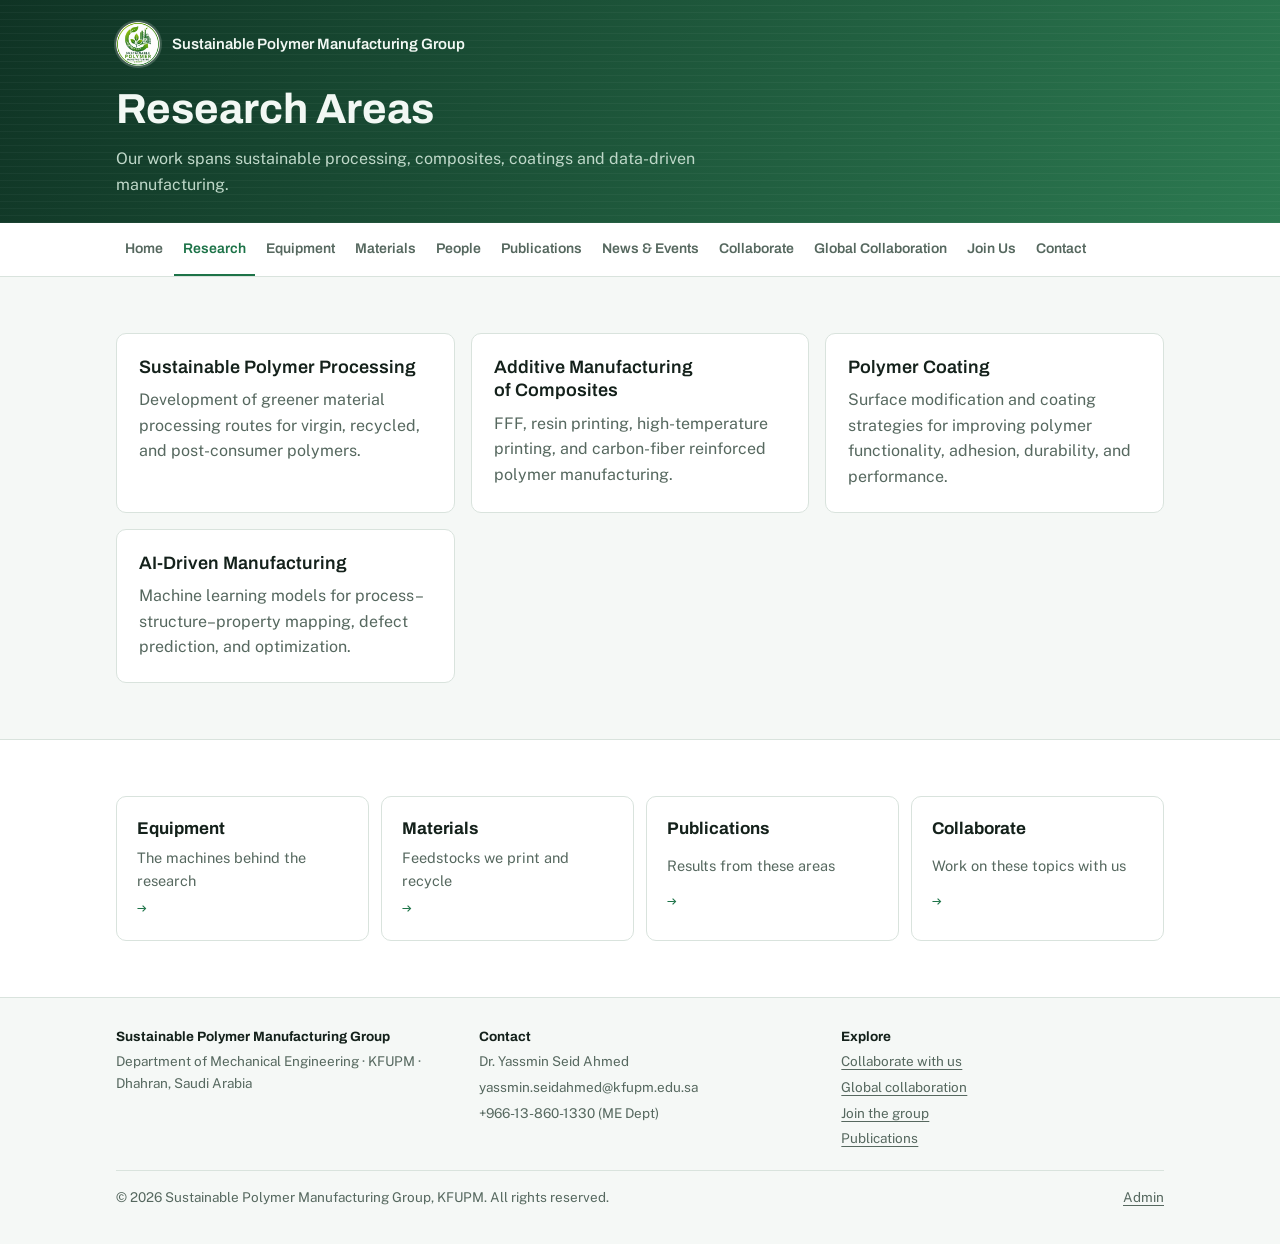
<file: research.html>
<!doctype html>
<html lang="en">
<head>
<meta charset="utf-8">
<meta name="viewport" content="width=device-width, initial-scale=1, viewport-fit=cover">
<title>Research | Sustainable Polymer Manufacturing Group</title>
<meta name="description" content="Research areas of the Sustainable Polymer Manufacturing Group at KFUPM.">
<meta property="og:title" content="Research | Sustainable Polymer Manufacturing Group">
<meta property="og:description" content="Research areas of the Sustainable Polymer Manufacturing Group at KFUPM.">
<meta property="og:image" content="media/logo.png">
<link rel="icon" type="image/png" href="media/logo.png">
<link rel="preconnect" href="https://fonts.googleapis.com">
<link rel="preconnect" href="https://fonts.gstatic.com" crossorigin>
<link rel="stylesheet" href="https://fonts.googleapis.com/css2?family=Archivo:wght@500;600;700;800&family=Public+Sans:wght@400;500;600&family=IBM+Plex+Mono:wght@400;500&display=swap">
<link rel="stylesheet" href="site.css">
</head>
<body data-page="research">
<div id="error" class="error" hidden></div>
<div id="site-header"></div>
<main>
<section><div class="wrap">
<div class="grid" id="researchList"></div>
</div></section>
<section class="tint"><div class="wrap">
<div class="explore">
<a href="equipment.html"><b>Equipment</b><span>The machines behind the research</span></a>
<a href="materials.html"><b>Materials</b><span>Feedstocks we print and recycle</span></a>
<a href="publications.html"><b>Publications</b><span>Results from these areas</span></a>
<a href="collaborate.html"><b>Collaborate</b><span>Work on these topics with us</span></a>
</div>
</div></section>
</main>
<div id="site-footer"></div>
<script src="site.js"></script>
</body>
</html>
</file>
<file: site.css>
/* Layout: deep-green hero (layer-line texture, like a printed part) with two audience
   CTAs, a live capability strip, sticky section nav, then quiet sections on a green-tinted ground. */
:root {
  --bg: #F5F8F6; --surface: #FFFFFF; --ink: #14211B; --muted: #56685F; --line: #D9E3DD;
  --accent: #1D7348; --accent-ink: #FFFFFF; --accent-soft: #E2F0E7;
  --new: #A15C00; --new-soft: #FFF1DC;
  --hero-a: #0F3324; --hero-b: #2C7A51; --hero-ink: #F2F8F4; --hero-muted: #BFD8C9;
  --plate: #EDF2EF; --plate-line: #DCE5E0; --warn-bg: #FFF6D6; --warn-ink: #5A4300;
  --font-display: "Archivo", "Helvetica Neue", Arial, sans-serif;
  --font-body: "Public Sans", "Segoe UI", Roboto, Arial, sans-serif;
  --font-mono: "IBM Plex Mono", Consolas, "Courier New", monospace;
  --maxw: 1080px;
}
@media (prefers-color-scheme: dark) {
  :root:not([data-theme="light"]) {
    --bg: #0D1411; --surface: #141F1A; --ink: #E4EDE8; --muted: #9AAFA4; --line: #25352D;
    --accent: #5CC28C; --accent-ink: #08130D; --accent-soft: #1A3226;
    --new: #F2B357; --new-soft: #3A2A10;
    --hero-a: #0A2419; --hero-b: #1E5A3B; --hero-ink: #EEF6F1; --hero-muted: #A9C9B7;
    --plate: #18241F; --plate-line: #22332B; --warn-bg: #3A3010; --warn-ink: #F7E2A0;
    color-scheme: dark;
  }
}
:root[data-theme="dark"] {
  --bg: #0D1411; --surface: #141F1A; --ink: #E4EDE8; --muted: #9AAFA4; --line: #25352D;
  --accent: #5CC28C; --accent-ink: #08130D; --accent-soft: #1A3226;
  --new: #F2B357; --new-soft: #3A2A10;
  --hero-a: #0A2419; --hero-b: #1E5A3B; --hero-ink: #EEF6F1; --hero-muted: #A9C9B7;
  --plate: #18241F; --plate-line: #22332B; --warn-bg: #3A3010; --warn-ink: #F7E2A0;
  color-scheme: dark;
}
* { box-sizing: border-box; }
[hidden] { display: none !important; }
html { scroll-behavior: smooth; scroll-padding-top: 64px; }
html, body { min-height: 100%; }
@media (prefers-reduced-motion: reduce) { html { scroll-behavior: auto; } }
body { margin: 0; background: var(--bg); color: var(--ink); font-family: var(--font-body); font-size: 16px; line-height: 1.6; }
body::before { content: ""; position: fixed; inset: 0 0 auto; height: env(safe-area-inset-top, 0px); z-index: 10; background: var(--surface); }
a { color: var(--accent); text-underline-offset: 3px; }
a:focus-visible, button:focus-visible { outline: 2px solid var(--accent); outline-offset: 2px; border-radius: 4px; }
img { max-width: 100%; }
.wrap { max-width: var(--maxw); margin: 0 auto; padding-left: max(16px, env(safe-area-inset-left, 0px)); padding-right: max(16px, env(safe-area-inset-right, 0px)); }

/* Hero */
.hero { color: var(--hero-ink); background: repeating-linear-gradient(0deg, rgba(255,255,255,0.035) 0 1px, transparent 1px 7px), linear-gradient(120deg, var(--hero-a) 0%, var(--hero-b) 100%); }
.hero .wrap { padding-block: 44px 40px; display: grid; gap: 20px; }
.logo { width: 108px; height: 108px; border-radius: 50%; background: #FFFFFF; display: grid; place-items: center; overflow: hidden; box-shadow: 0 0 0 4px rgba(255,255,255,0.18); }
.logo img { width: 100%; height: 100%; object-fit: contain; }
.logo .mono { font-family: var(--font-display); font-weight: 800; color: #1D7348; font-size: 26px; }
.hero h1 { font-family: var(--font-display); font-weight: 700; margin: 0; font-size: clamp(30px, 5vw, 50px); line-height: 1.08; letter-spacing: -0.01em; max-width: 18ch; text-wrap: balance; }
.hero .tagline { margin: 0; max-width: 62ch; color: var(--hero-muted); font-size: 17px; }
.hero .dept { margin: 0; font-family: var(--font-mono); font-size: 12.5px; letter-spacing: 0.06em; text-transform: uppercase; color: var(--hero-muted); }
.ctas { display: flex; flex-wrap: wrap; gap: 10px; }
.btn { display: inline-flex; align-items: center; gap: 8px; padding: 11px 18px; border-radius: 8px; font-family: var(--font-display); font-weight: 600; font-size: 15px; text-decoration: none; border: 1px solid transparent; cursor: pointer; }
.btn.primary { background: #FFFFFF; color: #0F3324; }
.btn.ghost { color: var(--hero-ink); border-color: rgba(255,255,255,0.45); }
.btn.ghost:hover { background: rgba(255,255,255,0.08); }
.stats { display: flex; flex-wrap: wrap; gap: 10px 28px; margin-top: 6px; padding-top: 18px; border-top: 1px solid rgba(255,255,255,0.16); }
.stat { display: grid; }
.stat b { font-family: var(--font-display); font-size: 26px; font-weight: 700; line-height: 1.1; font-variant-numeric: tabular-nums; }
.stat span { font-family: var(--font-mono); font-size: 11.5px; letter-spacing: 0.08em; text-transform: uppercase; color: var(--hero-muted); }

/* Nav */
.nav { position: sticky; top: env(safe-area-inset-top, 0px); z-index: 5; background: var(--surface); border-bottom: 1px solid var(--line); }
.nav .wrap { display: flex; gap: 2px; overflow-x: auto; scrollbar-width: none; }
.nav .wrap::-webkit-scrollbar { display: none; }
.nav a { flex: none; padding: 16px 11px 14px; font-family: var(--font-display); font-weight: 600; font-size: 14.5px; color: var(--muted); text-decoration: none; border-bottom: 2px solid transparent; }
.nav a:hover { color: var(--ink); }
.nav a.active { color: var(--accent); border-bottom-color: var(--accent); }

/* Sections */
section { border-bottom: 1px solid var(--line); }
section .wrap { padding-block: 56px; display: grid; gap: 24px; }
section.tint { background: var(--surface); }
.eyebrow { font-family: var(--font-mono); font-size: 12px; letter-spacing: 0.1em; text-transform: uppercase; color: var(--accent); margin: 0; }
h2 { font-family: var(--font-display); font-weight: 700; font-size: clamp(24px, 3.2vw, 32px); line-height: 1.15; margin: 4px 0 0; text-wrap: balance; }
h3 { font-family: var(--font-display); font-weight: 600; font-size: 18px; line-height: 1.3; margin: 0; text-wrap: balance; }
.lede { margin: 0; max-width: 68ch; font-size: 17px; }
.muted { color: var(--muted); }
.head { display: grid; gap: 6px; }
.chips { display: flex; flex-wrap: wrap; gap: 8px; }
.chip { font-size: 13.5px; padding: 6px 12px; border-radius: 999px; background: var(--accent-soft); color: var(--ink); }
.grid { display: grid; gap: 16px; grid-template-columns: repeat(auto-fill, minmax(min(100%, 300px), 1fr)); }
.card { background: var(--surface); border: 1px solid var(--line); border-radius: 10px; padding: 22px; display: grid; gap: 8px; align-content: start; }
section.tint .card { background: var(--bg); }
.card p { margin: 0; color: var(--muted); }
.sub { font-family: var(--font-mono); font-size: 12.5px; letter-spacing: 0.08em; text-transform: uppercase; color: var(--muted); font-weight: 500; margin: 8px 0 0; }
.empty { border: 1px dashed var(--line); border-radius: 10px; padding: 16px 18px; color: var(--muted); font-size: 15px; margin: 0; }
.more { justify-self: start; font: inherit; font-size: 14.5px; font-weight: 600; padding: 9px 16px; border-radius: 8px; border: 1px solid var(--line); background: var(--surface); color: var(--accent); cursor: pointer; }

/* Equipment */
.filters { display: flex; flex-wrap: wrap; gap: 8px; }
.filters button { font: inherit; font-size: 14px; padding: 7px 14px; border-radius: 999px; cursor: pointer; background: var(--surface); color: var(--muted); border: 1px solid var(--line); }
.filters button[aria-pressed="true"] { background: var(--accent); color: var(--accent-ink); border-color: var(--accent); }
.filters .count { font-family: var(--font-mono); font-size: 12px; opacity: 0.8; margin-left: 4px; }
.machine { background: var(--surface); border: 1px solid var(--line); border-radius: 12px; overflow: hidden; display: grid; grid-template-rows: auto 1fr; }
.photo { aspect-ratio: 4 / 3; max-width: 100%; position: relative; background: var(--plate); overflow: hidden; }
.photo img { width: 100%; height: 100%; object-fit: cover; display: block; }
.photo.empty-photo { background: linear-gradient(var(--plate-line) 1px, transparent 1px) 0 0 / 20px 20px, linear-gradient(90deg, var(--plate-line) 1px, transparent 1px) 0 0 / 20px 20px, var(--plate); display: grid; place-items: center; }
.photo.empty-photo span { font-family: var(--font-mono); font-size: 12px; letter-spacing: 0.08em; text-transform: uppercase; color: var(--muted); background: var(--surface); padding: 4px 10px; border-radius: 4px; border: 1px solid var(--line); }
.badge { position: absolute; top: 12px; left: 12px; font-family: var(--font-mono); font-size: 11.5px; font-weight: 500; letter-spacing: 0.08em; text-transform: uppercase; padding: 3px 8px; border-radius: 4px; background: var(--new-soft); color: var(--new); border: 1px solid var(--new); }
.machine .body { padding: 18px 20px 20px; display: grid; gap: 6px; align-content: start; }
.cat { font-family: var(--font-mono); font-size: 11.5px; letter-spacing: 0.08em; text-transform: uppercase; color: var(--accent); }
.model { font-family: var(--font-mono); font-size: 13px; color: var(--muted); }
.machine p { margin: 4px 0 0; color: var(--muted); font-size: 15px; }

/* Materials */
.table-wrap { overflow-x: auto; background: var(--surface); border: 1px solid var(--line); border-radius: 12px; }
table { width: 100%; border-collapse: collapse; font-size: 15px; min-width: 460px; }
th, td { text-align: left; padding: 12px 18px; border-bottom: 1px solid var(--line); vertical-align: top; }
th { font-family: var(--font-mono); font-size: 12px; letter-spacing: 0.08em; text-transform: uppercase; color: var(--muted); font-weight: 500; }
tr:last-child td { border-bottom: 0; }
td.mat { font-family: var(--font-display); font-weight: 600; white-space: nowrap; }
.newtag { font-family: var(--font-mono); font-size: 11px; text-transform: uppercase; letter-spacing: 0.06em; color: var(--new); margin-left: 8px; }
.note { font-size: 14px; color: var(--muted); margin: 0; }

/* People */
.pi { display: grid; grid-template-columns: 140px 1fr; gap: 24px; align-items: start; background: var(--surface); border: 1px solid var(--line); border-radius: 12px; padding: 24px; }
.pi .text { min-width: 0; display: grid; gap: 8px; }
.pi p { margin: 0; }
@media (max-width: 560px) { .pi { grid-template-columns: 1fr; } }
.avatar { width: 100%; aspect-ratio: 1; border-radius: 10px; overflow: hidden; background: var(--accent-soft); display: grid; place-items: center; max-width: 140px; }
.avatar img { width: 100%; height: 100%; object-fit: cover; }
.avatar .initials { font-family: var(--font-display); font-weight: 700; color: var(--accent); font-size: 30px; }
.group { display: grid; gap: 12px; }
.members { display: grid; gap: 12px; grid-template-columns: repeat(auto-fill, minmax(min(100%, 250px), 1fr)); }
.member { display: grid; grid-template-columns: 56px 1fr; gap: 14px; align-items: center; background: var(--surface); border: 1px solid var(--line); border-radius: 10px; padding: 14px; }
.member .avatar { max-width: 56px; border-radius: 50%; }
.member .avatar .initials { font-size: 18px; }
.member .text { min-width: 0; }
.member .name { font-weight: 600; }
.member .role { font-size: 13.5px; color: var(--accent); }
.member .topic { font-size: 13.5px; color: var(--muted); line-height: 1.45; margin-top: 2px; }
.alumni td:first-child { font-weight: 600; }

/* Publications */
.years { display: grid; gap: 28px; }
.year { display: grid; grid-template-columns: 90px 1fr; gap: 20px; }
.year .y { font-family: var(--font-display); font-weight: 800; font-size: 28px; color: var(--accent); line-height: 1; font-variant-numeric: tabular-nums; }
.year .y small { display: block; font-family: var(--font-mono); font-weight: 400; font-size: 12px; color: var(--muted); margin-top: 6px; }
.year ol { list-style: none; margin: 0; padding: 0; display: grid; min-width: 0; }
.year li { padding: 12px 0; border-top: 1px solid var(--line); }
.year li:first-child { border-top: 0; padding-top: 0; }
.pub-title { font-weight: 500; }
.pub-meta { color: var(--muted); font-size: 14.5px; }
.pub-meta i { font-style: italic; }
@media (max-width: 560px) { .year { grid-template-columns: 1fr; gap: 8px; } }

/* News */
.news { display: grid; gap: 16px; grid-template-columns: repeat(auto-fill, minmax(min(100%, 320px), 1fr)); }
.item { background: var(--surface); border: 1px solid var(--line); border-radius: 12px; overflow: hidden; display: grid; grid-template-rows: auto 1fr; }
.item .body { padding: 18px 20px 20px; display: grid; gap: 8px; align-content: start; }
.item .meta { display: flex; flex-wrap: wrap; gap: 6px 12px; align-items: center; font-family: var(--font-mono); font-size: 12px; letter-spacing: 0.04em; color: var(--muted); }
.item .meta .kind { color: var(--accent); text-transform: uppercase; letter-spacing: 0.08em; }
.item .meta .soon { color: var(--new); border: 1px solid var(--new); background: var(--new-soft); padding: 1px 6px; border-radius: 4px; text-transform: uppercase; letter-spacing: 0.08em; }
.item p { margin: 0; color: var(--muted); font-size: 15px; }
.item .photo { aspect-ratio: 16 / 9; }

/* Collaborate + Join */
.two { display: grid; gap: 24px; grid-template-columns: 1.3fr 1fr; align-items: start; }
@media (max-width: 760px) { .two { grid-template-columns: 1fr; } }
.ticks { list-style: none; margin: 0; padding: 0; display: grid; gap: 10px; }
.ticks li { display: grid; grid-template-columns: 18px 1fr; gap: 10px; }
.ticks li::before { content: ""; width: 8px; height: 8px; margin-top: 9px; border-radius: 2px; background: var(--accent); }
.panel { background: var(--surface); border: 1px solid var(--line); border-radius: 12px; padding: 22px; display: grid; gap: 14px; }
section.tint .panel { background: var(--bg); }
.panel .btn.solid { background: var(--accent); color: var(--accent-ink); justify-self: start; }
.positions { display: grid; gap: 12px; }
.position { border-left: 3px solid var(--accent); padding: 4px 0 4px 14px; display: grid; gap: 4px; }
.position p { margin: 0; color: var(--muted); font-size: 15px; }

/* Contact */
.contact { background: var(--surface); border: 1px solid var(--line); border-radius: 12px; padding: 24px; display: grid; gap: 14px; }
.contact dl { margin: 0; display: grid; grid-template-columns: 100px 1fr; gap: 10px 16px; }
.contact dt { font-family: var(--font-mono); font-size: 12px; letter-spacing: 0.08em; text-transform: uppercase; color: var(--muted); padding-top: 3px; }
.contact dd { margin: 0; min-width: 0; overflow-wrap: anywhere; }
.copy { font: inherit; font-size: 13px; margin-left: 8px; padding: 2px 10px; border-radius: 999px; border: 1px solid var(--line); background: transparent; color: var(--muted); cursor: pointer; }
@media (max-width: 480px) { .contact dl { grid-template-columns: 1fr; gap: 2px; } .contact dd { margin-bottom: 10px; } }
.links { display: grid; gap: 10px; }
.links a { display: flex; justify-content: space-between; align-items: center; gap: 16px; padding: 13px 18px; background: var(--surface); border: 1px solid var(--line); border-radius: 10px; text-decoration: none; color: var(--ink); font-weight: 500; }
.links a:hover { border-color: var(--accent); }
.links a span { color: var(--accent); font-family: var(--font-mono); }
.qr { display: grid; gap: 8px; justify-items: center; justify-self: start; }
.qr .box { background: #FFFFFF; padding: 12px; border-radius: 10px; border: 1px solid var(--line); width: 156px; height: 156px; display: grid; place-items: center; }
.qr .box img, .qr .box canvas { width: 132px !important; height: 132px !important; }
.qr span { font-size: 13px; color: var(--muted); }

footer .wrap { padding-block: 28px 36px; display: flex; flex-wrap: wrap; justify-content: space-between; gap: 8px 20px; font-size: 13.5px; color: var(--muted); }
footer a { color: var(--muted); }
.error { background: var(--warn-bg); color: var(--warn-ink); padding: 14px 18px; font-size: 15px; border-bottom: 1px solid var(--line); }
.error code { font-family: var(--font-mono); }

/* ---------- Multi-page additions ---------- */
body { display: flex; flex-direction: column; min-height: 100vh; }
main { flex: 1 0 auto; }
.nav a[aria-current="page"] { color: var(--accent); border-bottom-color: var(--accent); }
.pagehead { color: var(--hero-ink); background: repeating-linear-gradient(0deg, rgba(255,255,255,0.035) 0 1px, transparent 1px 7px), linear-gradient(120deg, var(--hero-a) 0%, var(--hero-b) 100%); }
.pagehead .wrap { padding-block: 22px 26px; display: grid; gap: 14px; }
.brand { display: flex; align-items: center; gap: 12px; color: var(--hero-ink); text-decoration: none; min-width: 0; }
.brand .logo { width: 44px; height: 44px; box-shadow: 0 0 0 2px rgba(255,255,255,0.18); flex: none; }
.brand .logo .mono { font-size: 12px; }
.brand span { font-family: var(--font-display); font-weight: 600; font-size: 15px; line-height: 1.25; }
.pagehead h1 { font-family: var(--font-display); font-weight: 700; margin: 6px 0 0; font-size: clamp(28px, 4.4vw, 42px); line-height: 1.1; text-wrap: balance; }
.pagehead p { margin: 0; color: var(--hero-muted); max-width: 62ch; }
.seeall { font-weight: 600; text-decoration: none; justify-self: start; }
.seeall:hover { text-decoration: underline; }
.rowhead { display: flex; flex-wrap: wrap; justify-content: space-between; align-items: end; gap: 8px 20px; }
.ctaband { display: grid; gap: 16px; grid-template-columns: repeat(auto-fit, minmax(min(100%, 320px), 1fr)); }
.ctaband .panel .btn.solid { background: var(--accent); color: var(--accent-ink); }
.explore { display: grid; gap: 12px; grid-template-columns: repeat(auto-fill, minmax(min(100%, 230px), 1fr)); }
.explore a { display: grid; gap: 4px; padding: 18px 20px; background: var(--surface); border: 1px solid var(--line); border-radius: 10px; text-decoration: none; color: var(--ink); }
.explore a:hover { border-color: var(--accent); }
.explore b { font-family: var(--font-display); font-size: 17px; }
.explore span { color: var(--muted); font-size: 14.5px; }
.explore a::after { content: "→"; color: var(--accent); font-family: var(--font-mono); }
footer .wrap { padding-block: 28px 36px; }
footer .cols { display: grid; gap: 20px 40px; grid-template-columns: repeat(auto-fit, minmax(min(100%, 220px), 1fr)); width: 100%; }
footer .cols div { display: grid; gap: 4px; align-content: start; }
footer b { color: var(--ink); font-family: var(--font-display); }
footer .base { display: flex; flex-wrap: wrap; justify-content: space-between; gap: 8px 20px; width: 100%; padding-top: 16px; border-top: 1px solid var(--line); }
footer .wrap.stack { display: grid; gap: 20px; }
footer .wrap.stack { justify-content: stretch; }

/* ---------- Global collaboration ---------- */
.partners { display: grid; gap: 14px; grid-template-columns: repeat(auto-fill, minmax(min(100%, 440px), 1fr)); }
.partner { display: grid; grid-template-columns: 64px 1fr; gap: 16px; align-items: start; background: var(--surface); border: 1px solid var(--line); border-radius: 12px; padding: 18px; }
.partner .text { min-width: 0; display: grid; gap: 4px; }
.partner p { margin: 0; color: var(--muted); font-size: 15px; }
.partner .pdept { color: var(--ink); font-size: 14.5px; }
.partner .pwho { font-size: 14px; }
.plogo { width: 64px; height: 64px; border-radius: 10px; background: #FFFFFF; border: 1px solid var(--line); display: grid; place-items: center; overflow: hidden; }
.plogo img { width: 100%; height: 100%; object-fit: contain; padding: 6px; }
.plogo span { font-family: var(--font-display); font-weight: 700; color: #1D7348; font-size: 20px; }
.pmeta { display: flex; flex-wrap: wrap; align-items: center; gap: 6px; font-family: var(--font-mono); font-size: 12px; letter-spacing: 0.06em; text-transform: uppercase; color: var(--accent); }
.pmeta .done { color: var(--muted); border: 1px solid var(--line); padding: 1px 6px; border-radius: 4px; }
.summary { font-family: var(--font-display); font-weight: 600; font-size: 18px; margin: 0; }
.summary:empty { display: none; }
@media (min-width: 900px) {
  .nav .wrap { flex-wrap: wrap; justify-content: flex-start; overflow: visible; }
  .nav a { padding: 15px 9px 13px; font-size: 14px; }
}
</file>
